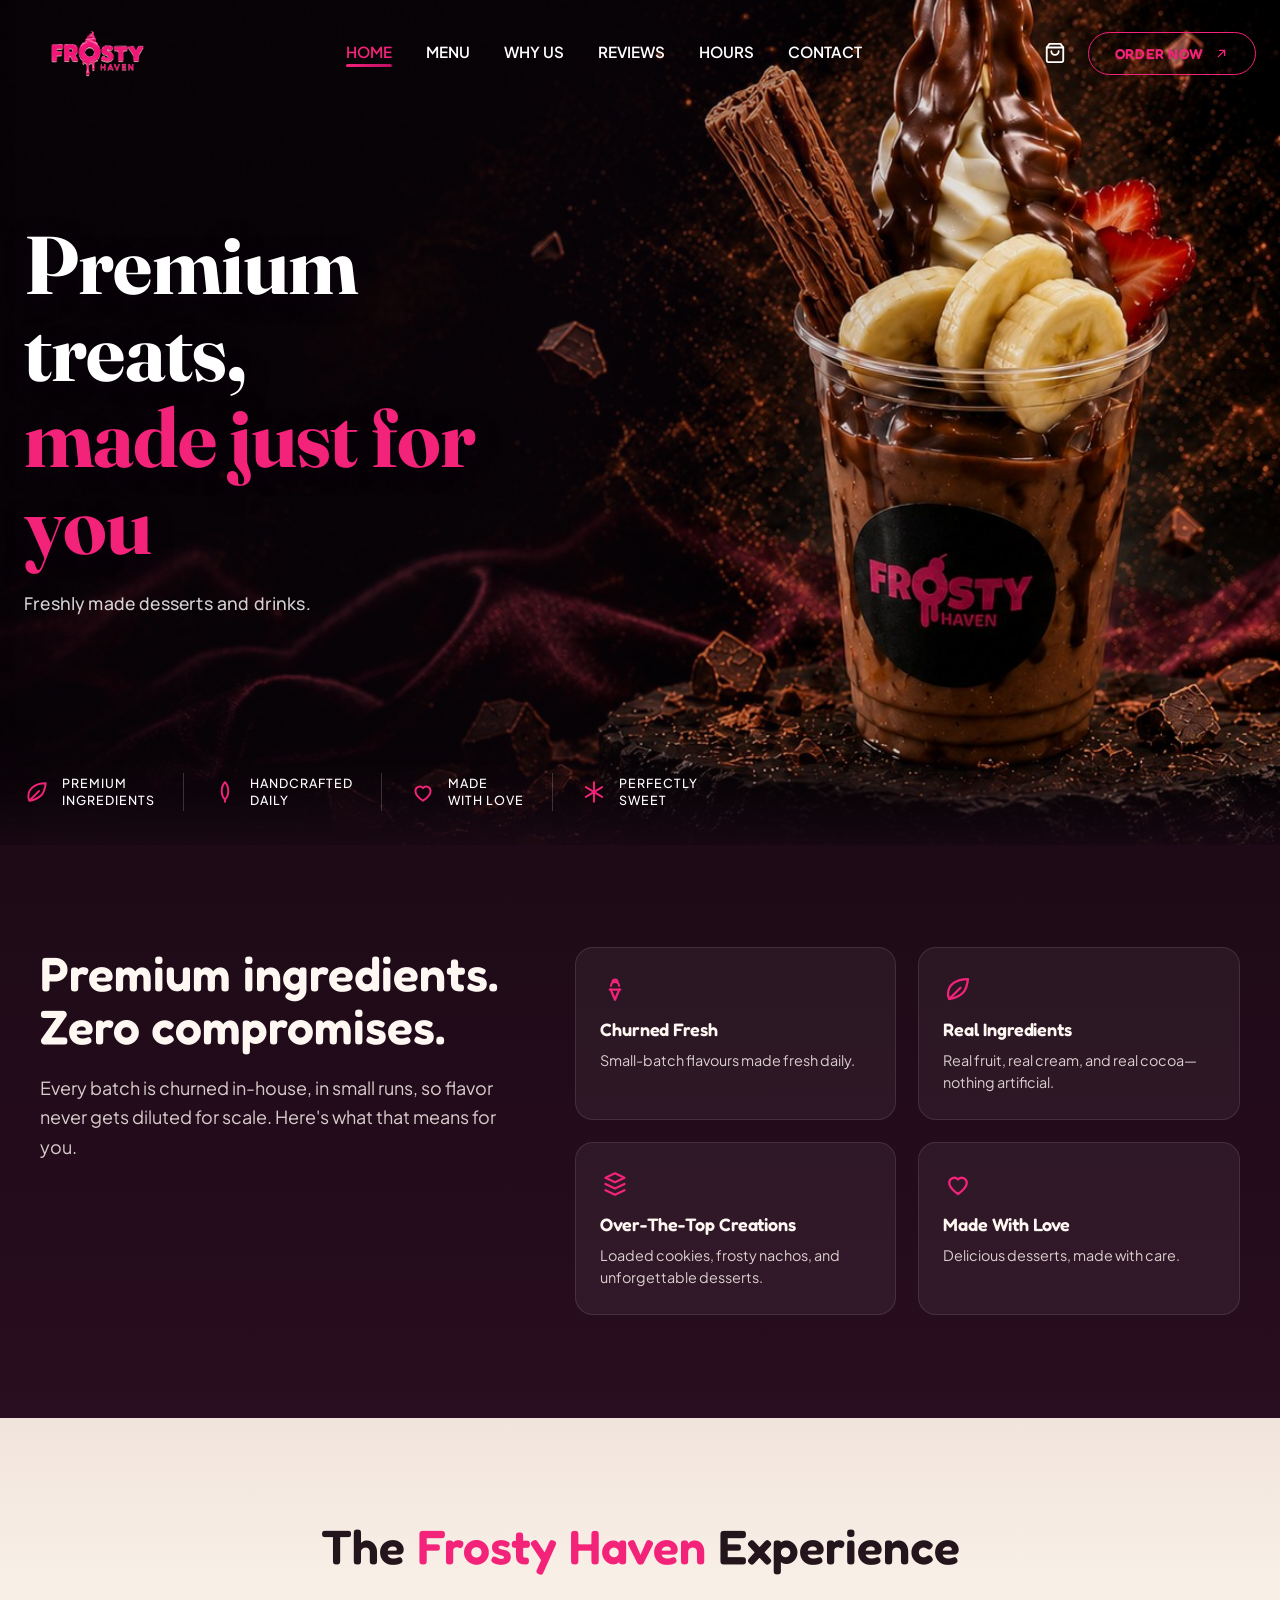
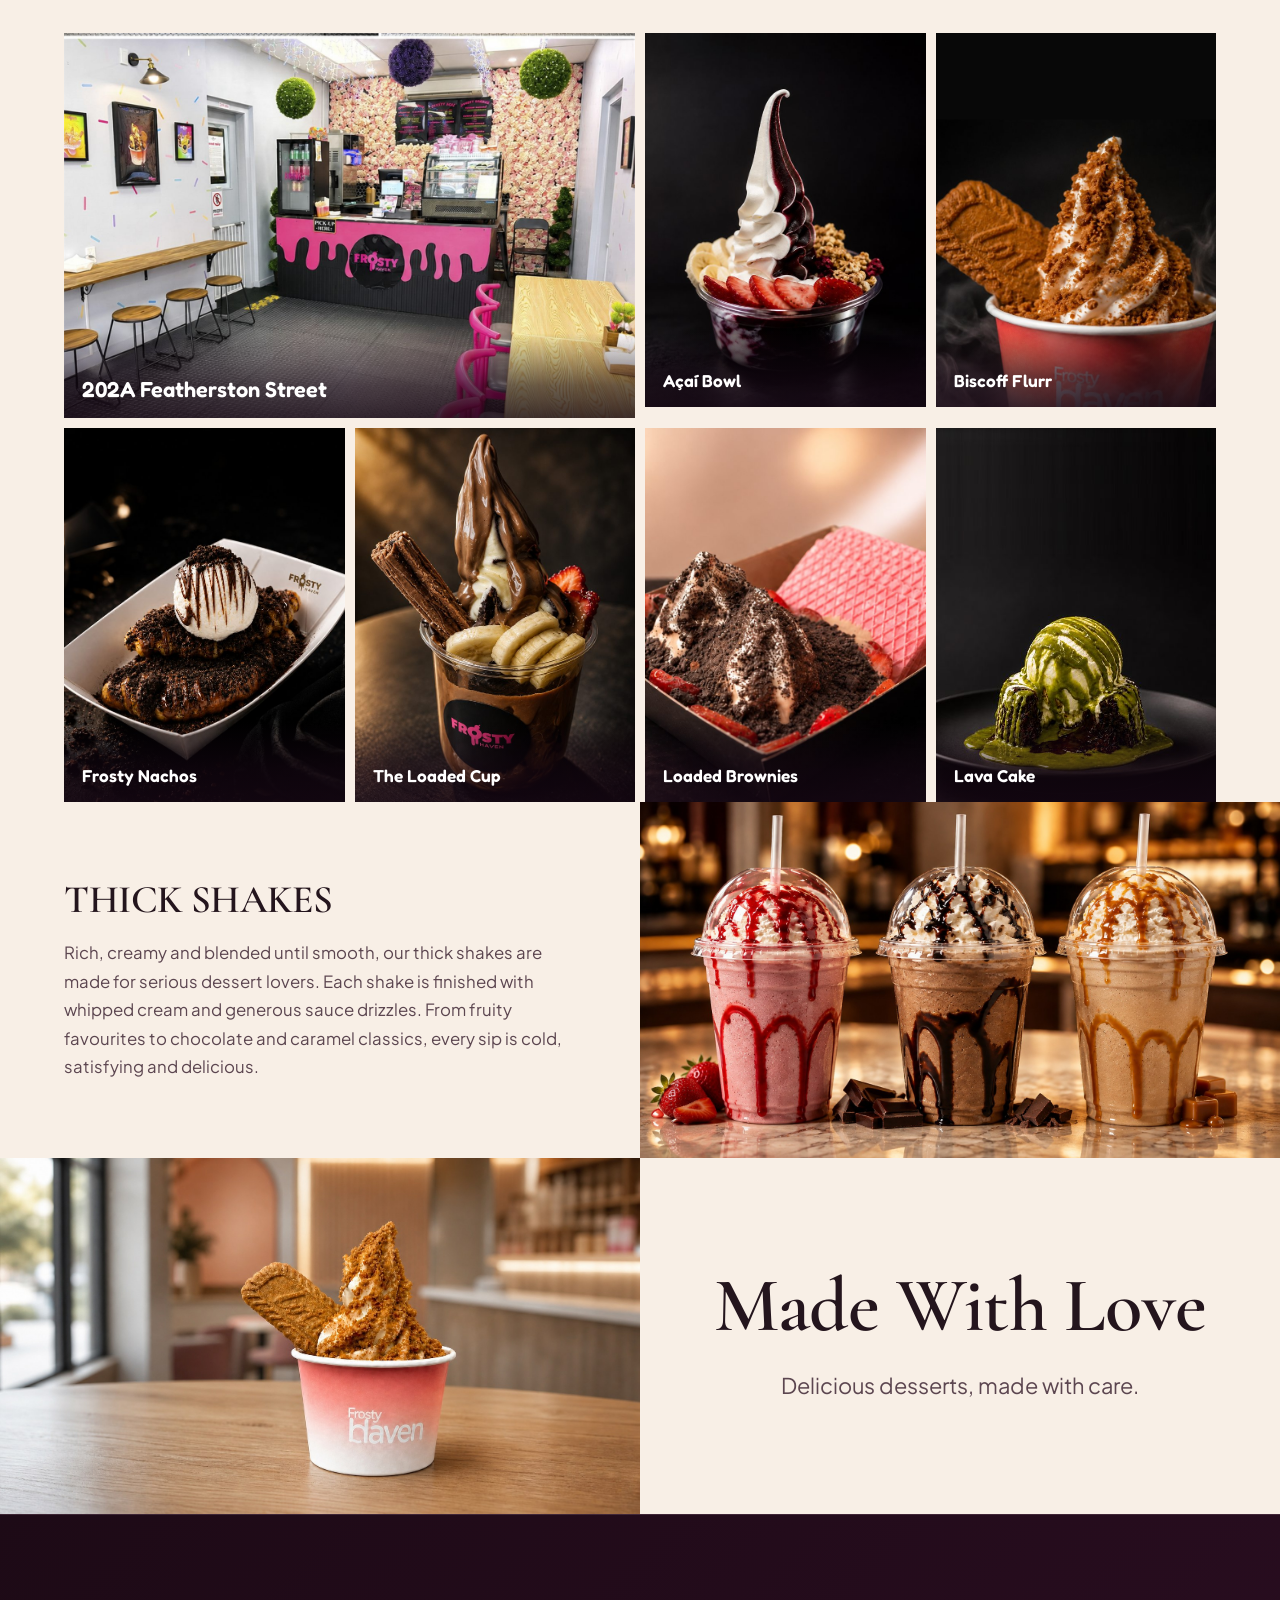
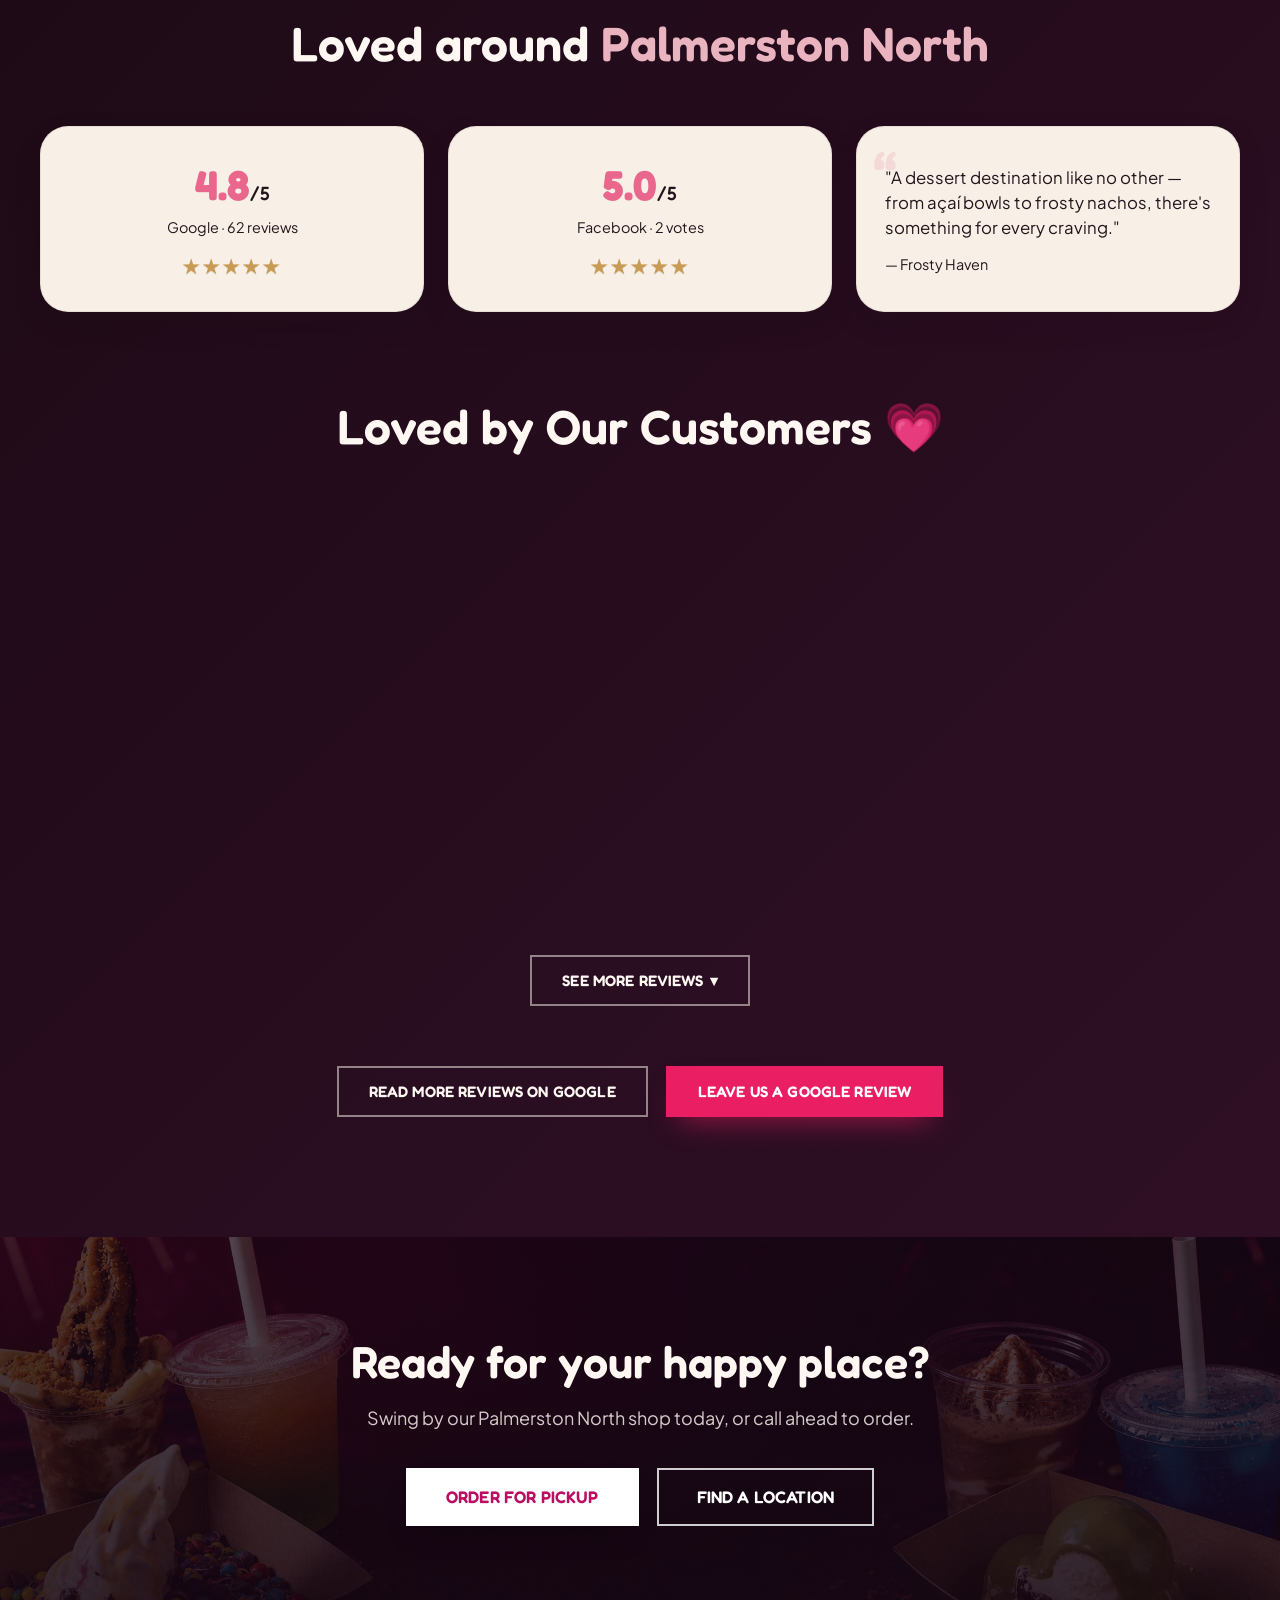
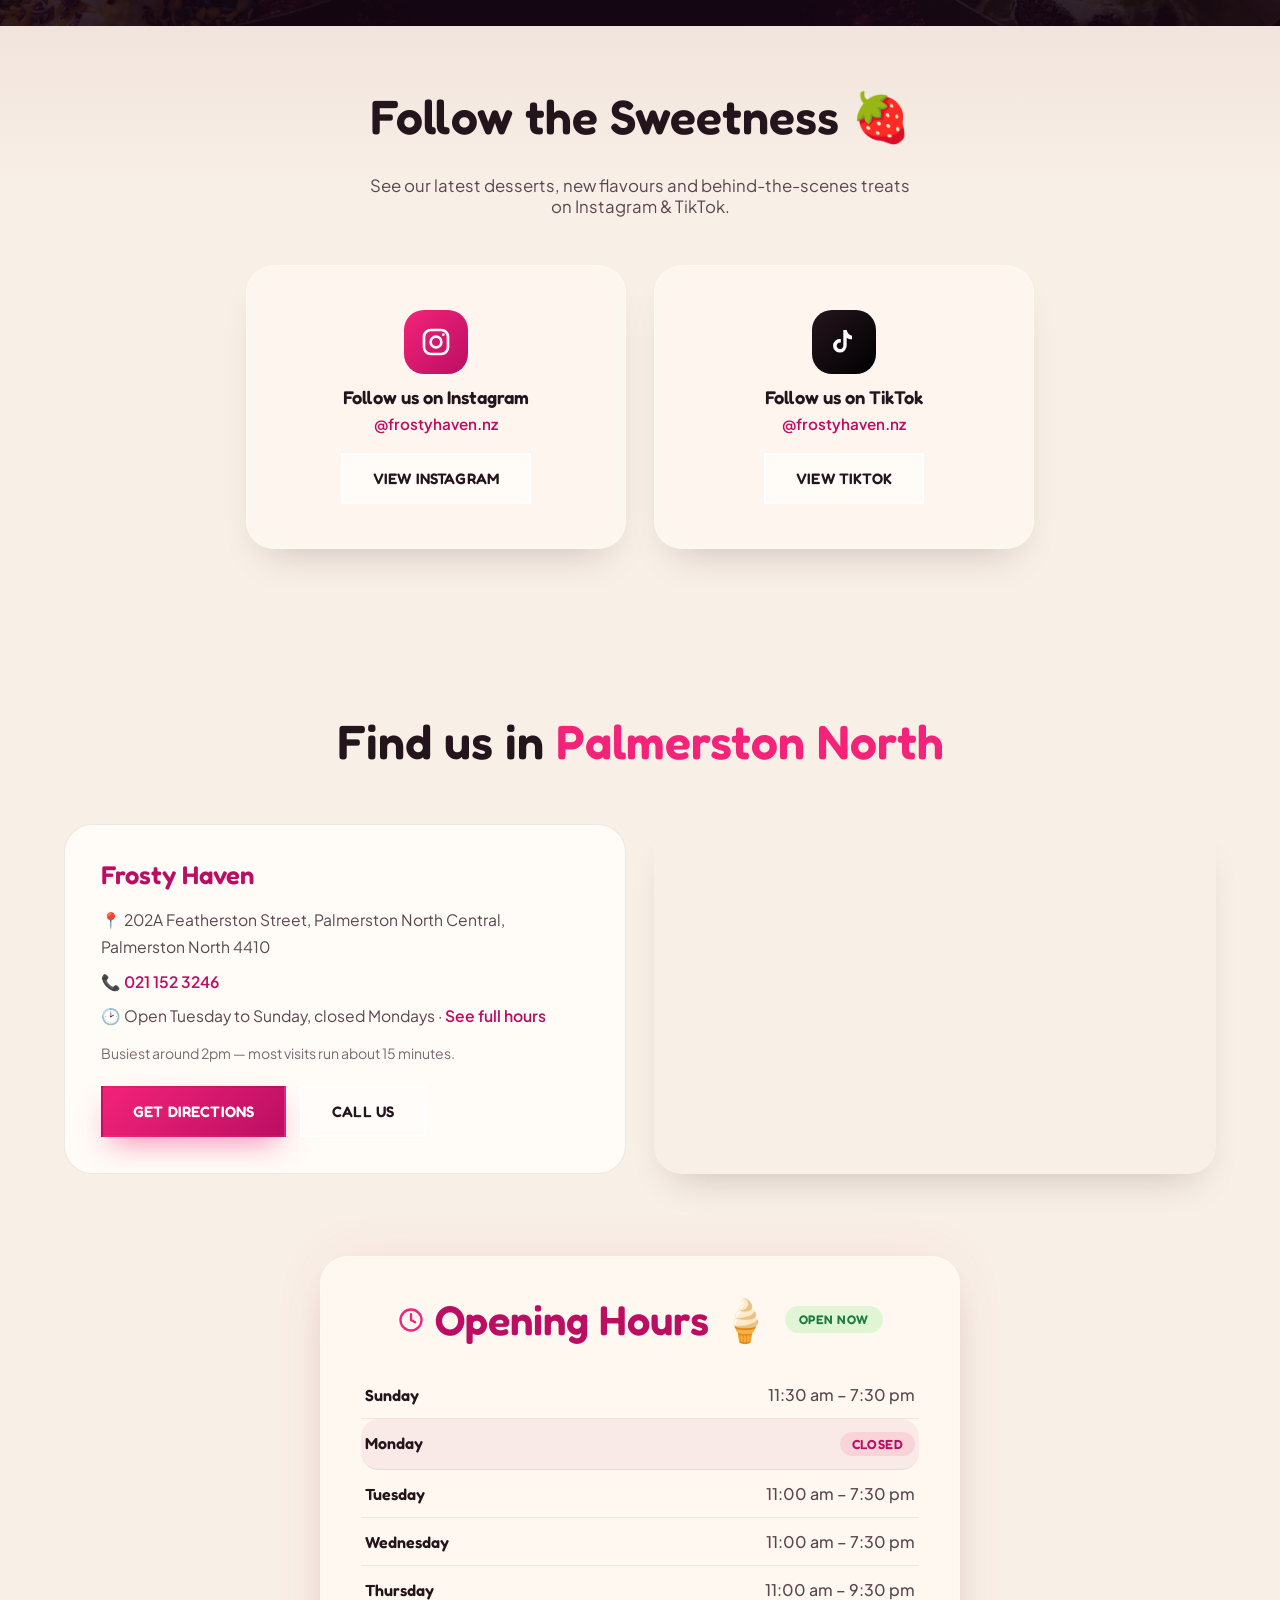
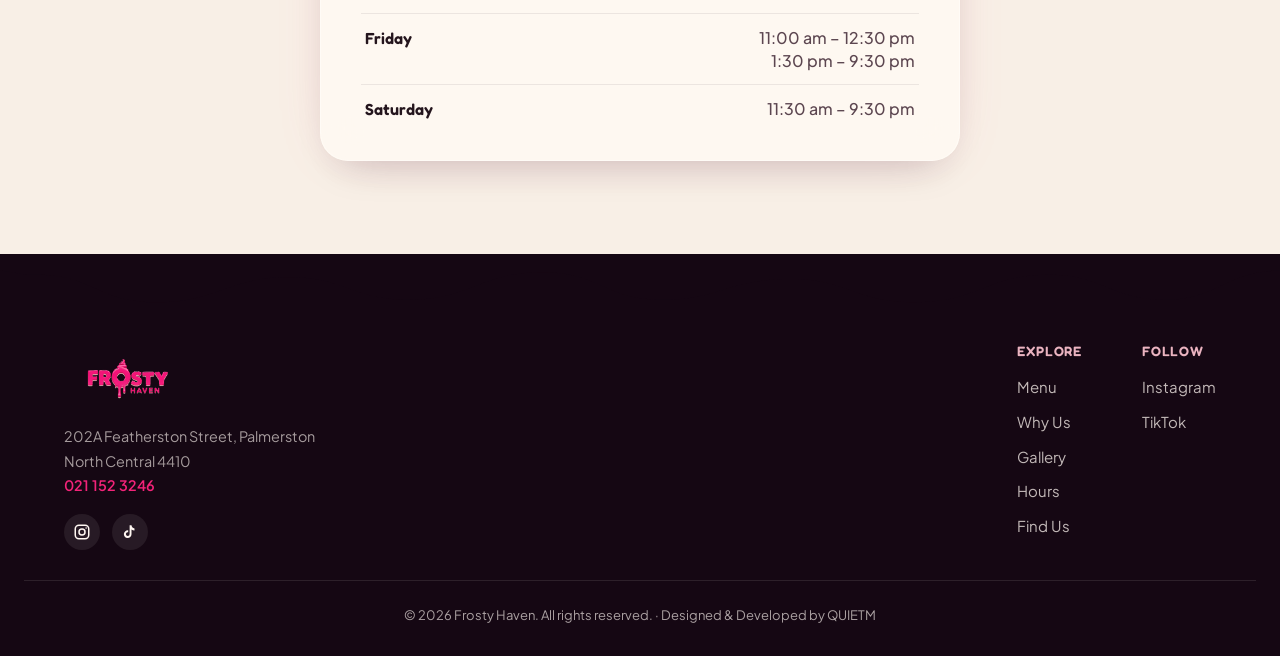
<file: index.html>
<!DOCTYPE html>
<html lang="en">
<head>
<meta charset="UTF-8">
<meta name="viewport" content="width=device-width, initial-scale=1.0">
<title>Frosty Haven — Loaded Cups, Flurrs &amp; Thick Shakes in Palmerston North</title>
<meta name="description" content="Small-batch desserts made in-house on Featherston Street, Palmerston North. Loaded cups, Flurrs, frosty nachos, açaí bowls and thick shakes. Halal. Open six days.">
<link rel="canonical" href="https://frosty-haven-website.vercel.app/">
<meta name="theme-color" content="#1D0A16">

<!-- Link previews: the shop's argument is visual, so every shared URL carries a photo. -->
<meta property="og:type" content="website">
<meta property="og:site_name" content="Frosty Haven">
<meta property="og:locale" content="en_NZ">
<meta property="og:url" content="https://frosty-haven-website.vercel.app/">
<meta property="og:title" content="Frosty Haven — Loaded Cups, Flurrs &amp; Thick Shakes">
<meta property="og:description" content="Small-batch desserts made in-house on Featherston Street, Palmerston North. Halal. Open six days.">
<meta property="og:image" content="https://frosty-haven-website.vercel.app/images/promo-milkshake-trio.jpg">
<meta property="og:image:width" content="1672">
<meta property="og:image:height" content="941">
<meta property="og:image:alt" content="Three Frosty Haven thick shakes topped with whipped cream and strawberry, chocolate and caramel sauce">
<meta name="twitter:card" content="summary_large_image">

<link rel="icon" href="/favicon.svg" type="image/svg+xml">
<link rel="preconnect" href="https://fonts.googleapis.com">
<link rel="preconnect" href="https://fonts.gstatic.com" crossorigin>
<link href="https://fonts.googleapis.com/css2?family=Fredoka:wght@500;600;700&family=Plus+Jakarta+Sans:wght@400;500;600;700&family=Cormorant+Garamond:wght@600&family=Fraunces:opsz,wght@9..144,700&family=Manrope:wght@500&display=swap" rel="stylesheet">
<link rel="stylesheet" href="css/styles.css">

<!-- The page fades in from `body.is-loading`, which only JS clears. Without JS
     that leaves a permanently blank page, so restore it here. The two toggles
     do nothing without JS either, so they go rather than sit there inert. -->
<noscript><style>
  body.is-loading { opacity: 1; }
  .cart-toggle, .nav-toggle { display: none !important; }
</style></noscript>

<!-- Hours repeated in machine-readable form so Google can answer "are they open?"
     in the knowledge panel. Mirrors the table in #hours exactly, including the
     Friday split and the Monday closure. -->
<script type="application/ld+json">
{
  "@context": "https://schema.org",
  "@type": "IceCreamShop",
  "name": "Frosty Haven",
  "url": "https://frosty-haven-website.vercel.app/",
  "image": "https://frosty-haven-website.vercel.app/images/promo-milkshake-trio.jpg",
  "telephone": "+64211523246",
  "hasMenu": "https://frosty-haven-website.vercel.app/menu",
  "address": {
    "@type": "PostalAddress",
    "streetAddress": "202A Featherston Street",
    "addressLocality": "Palmerston North",
    "addressRegion": "Manawatū-Whanganui",
    "postalCode": "4410",
    "addressCountry": "NZ"
  },
  "sameAs": [
    "https://www.instagram.com/frostyhaven.nz",
    "https://www.tiktok.com/@frostyhaven.nz"
  ],
  "aggregateRating": {
    "@type": "AggregateRating",
    "ratingValue": "4.8",
    "reviewCount": "62",
    "bestRating": "5"
  },
  "openingHoursSpecification": [
    { "@type": "OpeningHoursSpecification", "dayOfWeek": "Sunday",    "opens": "11:30", "closes": "19:30" },
    { "@type": "OpeningHoursSpecification", "dayOfWeek": "Tuesday",   "opens": "11:00", "closes": "19:30" },
    { "@type": "OpeningHoursSpecification", "dayOfWeek": "Wednesday", "opens": "11:00", "closes": "19:30" },
    { "@type": "OpeningHoursSpecification", "dayOfWeek": "Thursday",  "opens": "11:00", "closes": "21:30" },
    { "@type": "OpeningHoursSpecification", "dayOfWeek": "Friday",    "opens": "11:00", "closes": "12:30" },
    { "@type": "OpeningHoursSpecification", "dayOfWeek": "Friday",    "opens": "13:30", "closes": "21:30" },
    { "@type": "OpeningHoursSpecification", "dayOfWeek": "Saturday",  "opens": "11:30", "closes": "21:30" },
    { "@type": "OpeningHoursSpecification", "dayOfWeek": "Monday",    "opens": "00:00", "closes": "00:00" }
  ]
}
</script>
</head>
<body class="is-loading has-hero">

<a class="skip-link" href="#top">Skip to content</a>

<!-- ===== HEADER ===== -->
<header class="site-header" id="siteHeader">
  <div class="header-inner">
    <a href="#top" class="brand" aria-label="Frosty Haven home">
      <img src="images/logo.png" width="1717" height="916" alt="Frosty Haven" class="brand-logo">
    </a>

    <nav class="main-nav" id="mainNav" aria-label="Primary">
      <a href="#top" class="is-active" aria-current="page">Home</a>
      <a href="/menu">Menu</a>
      <a href="#why">Why Us</a>
      <a href="#reviews">Reviews</a>
      <a href="#hours">Hours</a>
      <a href="#locations">Contact</a>
    </nav>

    <div class="header-actions">
      <button class="cart-toggle" id="cartToggle" aria-label="View pickup list" aria-expanded="false" aria-controls="cartPanel">
        <svg class="cart-icon" width="22" height="22" viewBox="0 0 24 24" fill="none" stroke="currentColor" stroke-width="2" stroke-linecap="round" stroke-linejoin="round" aria-hidden="true">
          <path d="M6 2 3 6v14a2 2 0 0 0 2 2h14a2 2 0 0 0 2-2V6l-3-4Z"/>
          <path d="M3 6h18"/>
          <path d="M16 10a4 4 0 0 1-8 0"/>
        </svg>
        <span class="cart-badge" id="cartBadge" hidden>0</span>
      </button>
      <a href="tel:0211523246" class="btn btn-pill">Order Now
        <svg class="btn-pill-arrow" viewBox="0 0 24 24" fill="none" stroke="currentColor" stroke-width="2.2" stroke-linecap="round" stroke-linejoin="round" aria-hidden="true">
          <path d="M7 17 17 7"/><path d="M9 7h8v8"/>
        </svg>
      </a>
      <button class="nav-toggle" id="navToggle" aria-label="Toggle menu" aria-expanded="false" aria-controls="mainNav">
        <span></span><span></span><span></span>
      </button>
    </div>

    <!-- Not a checkout. Nothing is priced or paid for here — the shop confirms
         the total when the message arrives, so the panel never shows a figure. -->
    <div class="cart-panel" id="cartPanel" hidden aria-labelledby="cartPanelTitle">
      <p class="cart-panel-title" id="cartPanelTitle">Your pickup list</p>
      <ul class="cart-items" id="cartItems"></ul>

      <div class="cart-empty" id="cartEmpty">
        <p class="cart-empty-line">Nothing on your list yet.</p>
        <p class="cart-empty-note">Most of the menu is made to order in-store. Anything you can add ahead is marked on the menu.</p>
        <a href="/menu" class="btn btn-pink cart-empty-action">Browse the menu</a>
      </div>

      <p class="cart-note" id="cartNote" hidden>We'll confirm your total when you message. Nothing is paid for here.</p>
      <a href="#" target="_blank" rel="noopener" class="btn btn-pink cart-checkout" id="cartCheckout" hidden>Send list on WhatsApp</a>
      <a href="tel:0211523246" class="cart-call-fallback">Call 021 152 3246</a>
      <p class="cart-status" id="cartStatus" role="status" aria-live="polite"></p>
    </div>
  </div>
</header>

<main id="top">

  <!-- ===== HERO ===== -->
  <section class="hero hero-swirl">
    <div class="hero-swirl-copy">
      <h1 class="hero-title">Premium treats,<br><strong>made just for you</strong></h1>
      <p class="hero-sub">Freshly made desserts and drinks.</p>
    </div>

    <ul class="hero-features">
      <li class="hero-feature">
        <svg viewBox="0 0 24 24" fill="none" stroke="currentColor" stroke-width="1.8" stroke-linecap="round" stroke-linejoin="round" aria-hidden="true">
          <path d="M20 4C10 4 4 9 4 16c0 2 1 4 1 4s7-1 11-5c3-3 4-11 4-11Z"/><path d="M5 20 14 11"/>
        </svg>
        <span>Premium<br>Ingredients</span>
      </li>
      <li class="hero-feature">
        <svg viewBox="0 0 24 24" fill="none" stroke="currentColor" stroke-width="1.8" stroke-linecap="round" stroke-linejoin="round" aria-hidden="true">
          <path d="M12 3c-2 2-3 5-3 8s1 6 3 8c2-2 3-5 3-8s-1-6-3-8Z"/><path d="M12 19v2"/>
        </svg>
        <span>Handcrafted<br>Daily</span>
      </li>
      <li class="hero-feature">
        <svg viewBox="0 0 24 24" fill="none" stroke="currentColor" stroke-width="1.8" stroke-linecap="round" stroke-linejoin="round" aria-hidden="true">
          <path d="M12 20s-7-4.4-7-9a4 4 0 0 1 7-2.6A4 4 0 0 1 19 11c0 4.6-7 9-7 9Z"/>
        </svg>
        <span>Made<br>With Love</span>
      </li>
      <li class="hero-feature">
        <svg viewBox="0 0 24 24" fill="none" stroke="currentColor" stroke-width="1.8" stroke-linecap="round" stroke-linejoin="round" aria-hidden="true">
          <path d="M12 3v18M4.5 7.5l15 9M19.5 7.5l-15 9"/>
        </svg>
        <span>Perfectly<br>Sweet</span>
      </li>
    </ul>
  </section>

  <!-- ===== WHY US ===== -->
  <section class="section why" id="why">
    <div class="why-inner">
      <div class="why-copy">
        <h2 class="section-title section-title-light">Premium ingredients. <br>Zero compromises.</h2>
        <p class="why-lede">Every batch is churned in-house, in small runs, so flavor never gets diluted for scale. Here's what that means for you.</p>
      </div>
      <!-- Drawn icons in the same 24x24 / stroke-1.8 vocabulary as the hero
           feature strip. These were 🍦🌱🎨💛: emoji render in each platform's
           own art style, so four of them never form one set. -->
      <div class="why-grid">
        <div class="why-card">
          <span class="why-icon" aria-hidden="true">
            <svg viewBox="0 0 24 24" fill="none" stroke="currentColor" stroke-width="1.8" stroke-linecap="round" stroke-linejoin="round">
              <path d="M10 6.4a2 2 0 0 1 4 0"/><path d="M8.8 9.4a3.2 3.2 0 0 1 6.4 0"/><path d="M7.8 12.4h8.4"/><path d="M8.6 12.4 12 20.6l3.4-8.2"/>
            </svg>
          </span>
          <h3>Churned Fresh</h3>
          <p>Small-batch flavours made fresh daily.</p>
        </div>
        <div class="why-card">
          <span class="why-icon" aria-hidden="true">
            <svg viewBox="0 0 24 24" fill="none" stroke="currentColor" stroke-width="1.8" stroke-linecap="round" stroke-linejoin="round">
              <path d="M20 4C10 4 4 9 4 16c0 2 1 4 1 4s7-1 11-5c3-3 4-11 4-11Z"/><path d="M5 20 14 11"/>
            </svg>
          </span>
          <h3>Real Ingredients</h3>
          <p>Real fruit, real cream, and real cocoa—nothing artificial.</p>
        </div>
        <div class="why-card">
          <span class="why-icon" aria-hidden="true">
            <svg viewBox="0 0 24 24" fill="none" stroke="currentColor" stroke-width="1.8" stroke-linecap="round" stroke-linejoin="round">
              <path d="M12 3.4 4.4 7 12 10.6 19.6 7 12 3.4Z"/><path d="M4.4 12 12 15.6 19.6 12"/><path d="M4.4 17 12 20.6 19.6 17"/>
            </svg>
          </span>
          <h3>Over-The-Top Creations</h3>
          <p>Loaded cookies, frosty nachos, and unforgettable desserts.</p>
        </div>
        <div class="why-card">
          <span class="why-icon" aria-hidden="true">
            <svg viewBox="0 0 24 24" fill="none" stroke="currentColor" stroke-width="1.8" stroke-linecap="round" stroke-linejoin="round">
              <path d="M12 20s-7-4.4-7-9a4 4 0 0 1 7-2.6A4 4 0 0 1 19 11c0 4.6-7 9-7 9Z"/>
            </svg>
          </span>
          <h3>Made With Love</h3>
          <p>Delicious desserts, made with care.</p>
        </div>
      </div>
    </div>
  </section>

  <!-- ===== GALLERY ===== -->
  <section class="section gallery" id="gallery">
    <h2 class="section-title">The <span class="text-pink">Frosty Haven</span> Experience</h2>

    <!-- Most of the desserts below were photographed against the shop's own
         flower wall, which is why the room sits in the same grid: it is one
         place, not a catalogue. Square corners and a 10px gap so the seven read
         as a single block rather than seven cards. -->
    <div class="shopgrid">
      <a class="shopgrid-tile shopgrid-tile-wide" href="#locations">
        <img src="images/gallery/shop-counter.jpg" width="1400" height="944" loading="lazy" decoding="async"
             alt="Inside Frosty Haven: a hot-pink drip-painted counter under a wall of cream and pink flowers, with menu boards, a chilled cabinet, wooden stools and bright pink chairs">
        <span class="shopgrid-label"><span class="shopgrid-name">202A Featherston Street</span></span>
      </a>

      <a class="shopgrid-tile" href="/menu">
        <img src="images/gallery/acai-bowl.jpg" width="700" height="933" loading="lazy" decoding="async"
             alt="An açaí bowl swirled with vanilla soft serve, topped with sliced banana, fresh strawberries, granola and freeze-dried raspberry, lit against a dark background">
        <span class="shopgrid-label"><span class="shopgrid-name">Açaí Bowl</span></span>
      </a>

      <a class="shopgrid-tile" href="/menu">
        <img src="images/gallery/biscoff-flurr.jpg" width="700" height="933" loading="lazy" decoding="async"
             alt="Soft serve in a pink Frosty Haven cup, swirled with Biscoff crumble and finished with a Lotus biscuit, lit against a dark background">
        <span class="shopgrid-label"><span class="shopgrid-name">Biscoff Flurr</span></span>
      </a>

      <a class="shopgrid-tile" href="/menu">
        <img src="images/gallery/frosty-nachos.jpg" width="700" height="879" loading="lazy" decoding="async"
             alt="Dessert nachos in a white Frosty Haven tray under chocolate sauce and Oreo crumb, topped with a scoop of ice cream, lit against a dark background">
        <span class="shopgrid-label"><span class="shopgrid-name">Frosty Nachos</span></span>
      </a>

      <a class="shopgrid-tile" href="/menu">
        <img src="images/gallery/loaded-cup.jpg" width="700" height="933" loading="lazy" decoding="async"
             alt="A Frosty Haven loaded cup: soft serve under chocolate sauce with a Flake bar, sliced banana and strawberry, over chocolate and brownie crumb">
        <span class="shopgrid-label"><span class="shopgrid-name">The Loaded Cup</span></span>
      </a>

      <a class="shopgrid-tile" href="/menu">
        <img src="images/gallery/loaded-brownies.jpg" width="660" height="880" loading="lazy" decoding="async"
             alt="A loaded brownie tray buried under Oreo crumb and soft serve, ringed with sliced strawberries and served with a pink wafer">
        <span class="shopgrid-label"><span class="shopgrid-name">Loaded Brownies</span></span>
      </a>

      <a class="shopgrid-tile" href="/menu">
        <img src="images/gallery/lava-cake.jpg" width="480" height="640" loading="lazy" decoding="async"
             alt="A warm chocolate lava cake on a black plate under a scoop of ice cream, drenched in pistachio sauce, lit against a dark background">
        <span class="shopgrid-label"><span class="shopgrid-name">Lava Cake</span></span>
      </a>
    </div>

    <div class="value-promo">
      <div class="value-promo-copy">
        <h3 class="value-promo-title">THICK SHAKES</h3>
        <p class="value-promo-text">Rich, creamy and blended until smooth, our thick shakes are made for serious dessert lovers. Each shake is finished with whipped cream and generous sauce drizzles. From fruity favourites to chocolate and caramel classics, every sip is cold, satisfying and delicious.</p>
      </div>
      <div class="value-promo-media">
        <img src="images/promo-milkshake-trio.jpg" width="1672" height="941" alt="Three Frosty Haven milkshakes topped with whipped cream and strawberry, chocolate and caramel sauce" loading="lazy">
      </div>
    </div>

    <div class="value-promo value-promo-love">
      <div class="value-promo-media">
        <img src="images/promo-made-with-love.jpg" width="1681" height="935" alt="Frosty Haven cup of vanilla soft serve topped with Biscoff crumb and a Biscoff biscuit, on a wooden table in the shop" loading="lazy">
      </div>
      <div class="value-promo-copy">
        <h3 class="value-promo-title">Made With Love</h3>
        <p class="value-promo-text">Delicious desserts, made with care.</p>
      </div>
    </div>
  </section>

  <!-- Both review sections share one wrapper so the 135deg plum gradient runs
       across the pair as a single sweep. Painting it on each section would
       restart the ramp and leave a visible seam where they meet. -->
  <div class="reviews-band">
  <!-- ===== REVIEWS ===== -->
  <section class="section reviews" id="reviews">
    <h2 class="section-title">Loved around <span class="text-pink">Palmerston North</span></h2>
    <div class="reviews-grid">
      <div class="review-card">
        <div class="review-score">4.8<span>/5</span></div>
        <p class="review-source">Google · 62 reviews</p>
        <div class="review-stars" aria-hidden="true">★★★★★</div>
      </div>
      <div class="review-card">
        <div class="review-score">5.0<span>/5</span></div>
        <p class="review-source">Facebook · 2 votes</p>
        <div class="review-stars" aria-hidden="true">★★★★★</div>
      </div>
      <div class="review-card review-card-quote">
        <p>"A dessert destination like no other — from açaí bowls to frosty nachos, there's something for every craving."</p>
        <p class="review-source">— Frosty Haven</p>
      </div>
    </div>
  </section>

  <!-- ===== FEATURED CUSTOMER REVIEWS (real Google reviews) ===== -->
  <section class="section featured-reviews" id="customer-reviews">
    <span class="fr-sparkle" aria-hidden="true">&#10022;</span>
    <span class="fr-sparkle" aria-hidden="true">&#10022;</span>
    <span class="fr-sparkle" aria-hidden="true">&#10022;</span>
    <span class="fr-sparkle" aria-hidden="true">&#10022;</span>
    <span class="fr-sparkle" aria-hidden="true">&#10022;</span>
    <span class="fr-sparkle" aria-hidden="true">&#10022;</span>

    <h2 class="section-title">Loved by Our Customers 💗</h2>

    <div class="fr-carousel" id="frCarousel">
      <div class="fr-track" id="frTrack"></div>
    </div>

    <div class="fr-more-wrap">
      <button type="button" class="btn btn-outline fr-more-toggle" id="frMoreToggle" aria-expanded="false" aria-controls="frMoreGrid">
        See More Reviews
        <span class="fr-more-toggle-icon" aria-hidden="true">▾</span>
      </button>
    </div>

    <div class="fr-more-collapse" id="frMoreCollapse">
      <div class="fr-more-inner">
        <div class="fr-more-grid" id="frMoreGrid"></div>
      </div>
    </div>

    <div class="fr-google-actions">
      <a href="https://www.google.com/maps/place/frosty+haven/data=!4m2!3m1!1s0x6d41b3162a026301:0x3632c7572427c8a4?sa=X&ved=1t:242" class="btn btn-outline fr-google-btn" id="frGoogleReadMore" target="_blank" rel="noopener">Read More Reviews on Google</a>
      <a href="https://www.google.com/maps/place/frosty+haven/data=!4m2!3m1!1s0x6d41b3162a026301:0x3632c7572427c8a4?sa=X&ved=1t:242" class="btn btn-pink fr-google-btn" id="frGoogleLeaveReview" target="_blank" rel="noopener">Leave Us a Google Review</a>
    </div>
  </section>
  </div>

  <!-- ===== CTA / ORDER ===== -->
  <section class="section cta" id="order">
    <div class="cta-inner">
      <h2>Ready for your happy place?</h2>
      <p>Swing by our Palmerston North shop today, or call ahead to order.</p>
      <div class="cta-actions">
        <a href="tel:0211523246" class="btn btn-white btn-lg">Order for Pickup</a>
        <a href="#locations" class="btn btn-outline-white btn-lg">Find a Location</a>
      </div>
    </div>
  </section>

  <!-- ===== SOCIAL ===== -->
  <section class="section social" id="social">
    <span class="social-sparkle" aria-hidden="true">&#10022;</span>
    <span class="social-sparkle" aria-hidden="true">&#10022;</span>
    <span class="social-sparkle" aria-hidden="true">&#10022;</span>
    <span class="social-sparkle" aria-hidden="true">&#10022;</span>

    <h2 class="section-title">Follow the Sweetness 🍓</h2>
    <p class="social-subtitle">See our latest desserts, new flavours and behind-the-scenes treats on Instagram &amp; TikTok.</p>

    <div class="social-cards">
      <a href="https://www.instagram.com/frostyhaven.nz" target="_blank" rel="noopener" class="social-card social-card-instagram">
        <span class="social-icon" aria-hidden="true">
          <svg viewBox="0 0 24 24" fill="none" stroke="currentColor" stroke-width="2" stroke-linecap="round" stroke-linejoin="round">
            <rect x="3" y="3" width="18" height="18" rx="5"/>
            <circle cx="12" cy="12" r="4"/>
            <circle cx="17.5" cy="6.5" r="1" fill="currentColor" stroke="none"/>
          </svg>
        </span>
        <p class="social-card-text">Follow us on Instagram</p>
        <p class="social-username">@frostyhaven.nz</p>
        <span class="btn btn-outline social-btn">View Instagram</span>
      </a>

      <a href="https://www.tiktok.com/@frostyhaven.nz" target="_blank" rel="noopener" class="social-card social-card-tiktok">
        <span class="social-icon" aria-hidden="true">
          <svg viewBox="0 0 24 24" fill="currentColor">
            <path d="M14 3c.4 2.2 1.9 3.9 4 4.4V10c-1.5 0-2.9-.4-4-1.2v6.1a5.1 5.1 0 1 1-4.4-5.1v2.6a2.5 2.5 0 1 0 1.9 2.4V3H14z"/>
          </svg>
        </span>
        <p class="social-card-text">Follow us on TikTok</p>
        <p class="social-username">@frostyhaven.nz</p>
        <span class="btn btn-outline social-btn">View TikTok</span>
      </a>
    </div>
  </section>

  <!-- ===== LOCATIONS ===== -->
  <section class="section locations" id="locations">
    <h2 class="section-title">Find us in <span class="text-pink">Palmerston North</span></h2>
    <div class="locations-layout">
      <div class="location-card location-card-main">
        <h3>Frosty Haven</h3>
        <p class="location-line">📍 202A Featherston Street, Palmerston North Central, Palmerston North 4410</p>
        <p class="location-line">📞 <a href="tel:0211523246">021 152 3246</a></p>
        <!-- Was "Open until 9:30pm most days · Saturdays from 11:30am". Both
             halves were untrue: three of the six open days close at 7:30pm,
             and Sunday opens at 11:30 as well as Saturday. Closing times vary
             by day, so this states only what holds every week and sends people
             to the table rather than paraphrasing it. -->
        <p class="location-line">🕑 Open Tuesday to Sunday, closed Mondays · <a href="#hours">See full hours</a></p>
        <p class="location-note">Busiest around 2pm — most visits run about 15 minutes.</p>
        <div class="location-actions">
          <a href="https://www.google.com/maps/search/?api=1&query=202A+Featherston+Street+Palmerston+North+Central+Palmerston+North+4410" target="_blank" rel="noopener" class="btn btn-pink">Get Directions</a>
          <a href="tel:0211523246" class="btn btn-outline">Call Us</a>
        </div>
      </div>
      <div class="location-map">
        <iframe
          src="https://www.google.com/maps?q=202A+Featherston+Street,+Palmerston+North+Central,+Palmerston+North+4410&output=embed"
          width="100%" height="100%" style="border:0;" allowfullscreen="" loading="lazy"
          referrerpolicy="no-referrer-when-downgrade" title="Frosty Haven location map">
        </iframe>
      </div>
    </div>
  </section>

  <!-- ===== OPENING HOURS ===== -->
  <section class="section hours" id="hours">
    <div class="hours-card">
      <div class="hours-card-head">
        <h2 class="hours-title">
          <svg class="hours-clock-icon" viewBox="0 0 24 24" fill="none" stroke="currentColor" stroke-width="2" stroke-linecap="round" stroke-linejoin="round" aria-hidden="true">
            <circle cx="12" cy="12" r="9"/>
            <path d="M12 7v5l3.5 2"/>
          </svg>
          Opening Hours 🍦
        </h2>
        <span class="hours-status" id="hoursStatus" hidden></span>
      </div>

      <ul class="hours-list">
        <li class="hours-row">
          <span class="hours-day">Sunday</span>
          <span class="hours-time">11:30 am – 7:30 pm</span>
        </li>
        <li class="hours-row hours-row-closed">
          <span class="hours-day">Monday</span>
          <span class="hours-time hours-closed-tag">Closed</span>
        </li>
        <li class="hours-row">
          <span class="hours-day">Tuesday</span>
          <span class="hours-time">11:00 am – 7:30 pm</span>
        </li>
        <li class="hours-row">
          <span class="hours-day">Wednesday</span>
          <span class="hours-time">11:00 am – 7:30 pm</span>
        </li>
        <li class="hours-row">
          <span class="hours-day">Thursday</span>
          <span class="hours-time">11:00 am – 9:30 pm</span>
        </li>
        <li class="hours-row">
          <span class="hours-day">Friday</span>
          <span class="hours-time hours-time-split">
            <span>11:00 am – 12:30 pm</span>
            <span>1:30 pm – 9:30 pm</span>
          </span>
        </li>
        <li class="hours-row">
          <span class="hours-day">Saturday</span>
          <span class="hours-time">11:30 am – 9:30 pm</span>
        </li>
      </ul>
    </div>
  </section>

</main>

<!-- ===== FOOTER ===== -->
<footer class="site-footer">
  <svg class="footer-drip" viewBox="0 0 1440 60" preserveAspectRatio="none" aria-hidden="true">
    <path d="M0,0 L1440,0 L1440,20 C1380,20 1370,55 1310,55 C1250,55 1240,25 1180,25 C1110,25 1100,58 1030,58 C960,58 955,30 890,30 C820,30 810,55 745,55 C680,55 675,22 610,22 C540,22 530,55 460,55 C395,55 390,28 325,28 C255,28 245,58 175,58 C110,58 105,25 40,25 C20,25 10,20 0,20 Z" fill="#150713"/>
  </svg>
  <div class="footer-inner">
    <div class="footer-brand">
      <img src="images/logo.png" width="1717" height="916" alt="Frosty Haven" class="footer-logo">
      <p class="footer-contact">202A Featherston Street, Palmerston North Central 4410<br><a href="tel:0211523246">021 152 3246</a></p>
      <div class="footer-social-icons">
        <a href="https://www.instagram.com/frostyhaven.nz" target="_blank" rel="noopener" class="footer-social-icon" aria-label="Frosty Haven on Instagram">
          <svg viewBox="0 0 24 24" fill="none" stroke="currentColor" stroke-width="2" stroke-linecap="round" stroke-linejoin="round">
            <rect x="3" y="3" width="18" height="18" rx="5"/>
            <circle cx="12" cy="12" r="4"/>
            <circle cx="17.5" cy="6.5" r="1" fill="currentColor" stroke="none"/>
          </svg>
        </a>
        <a href="https://www.tiktok.com/@frostyhaven.nz" target="_blank" rel="noopener" class="footer-social-icon" aria-label="Frosty Haven on TikTok">
          <svg viewBox="0 0 24 24" fill="currentColor">
            <path d="M14 3c.4 2.2 1.9 3.9 4 4.4V10c-1.5 0-2.9-.4-4-1.2v6.1a5.1 5.1 0 1 1-4.4-5.1v2.6a2.5 2.5 0 1 0 1.9 2.4V3H14z"/>
          </svg>
        </a>
      </div>
    </div>
    <div class="footer-links">
      <div>
        <h3>Explore</h3>
        <a href="/menu">Menu</a>
        <a href="#why">Why Us</a>
        <a href="#gallery">Gallery</a>
        <a href="#hours">Hours</a>
        <a href="#locations">Find Us</a>
      </div>
      <div>
        <h3>Follow</h3>
        <a href="https://www.instagram.com/frostyhaven.nz" target="_blank" rel="noopener">Instagram</a>
        <a href="https://www.tiktok.com/@frostyhaven.nz" target="_blank" rel="noopener">TikTok</a>
      </div>
    </div>
  </div>
  <p class="footer-copy">© 2026 Frosty Haven. All rights reserved. · Designed &amp; Developed by QUIETM</p>
</footer>

<script src="js/script.js"></script>
<script src="js/reviews.js"></script>
<script src="js/hours.js"></script>
<script src="js/page-transition.js"></script>
</body>
</html>
</file>
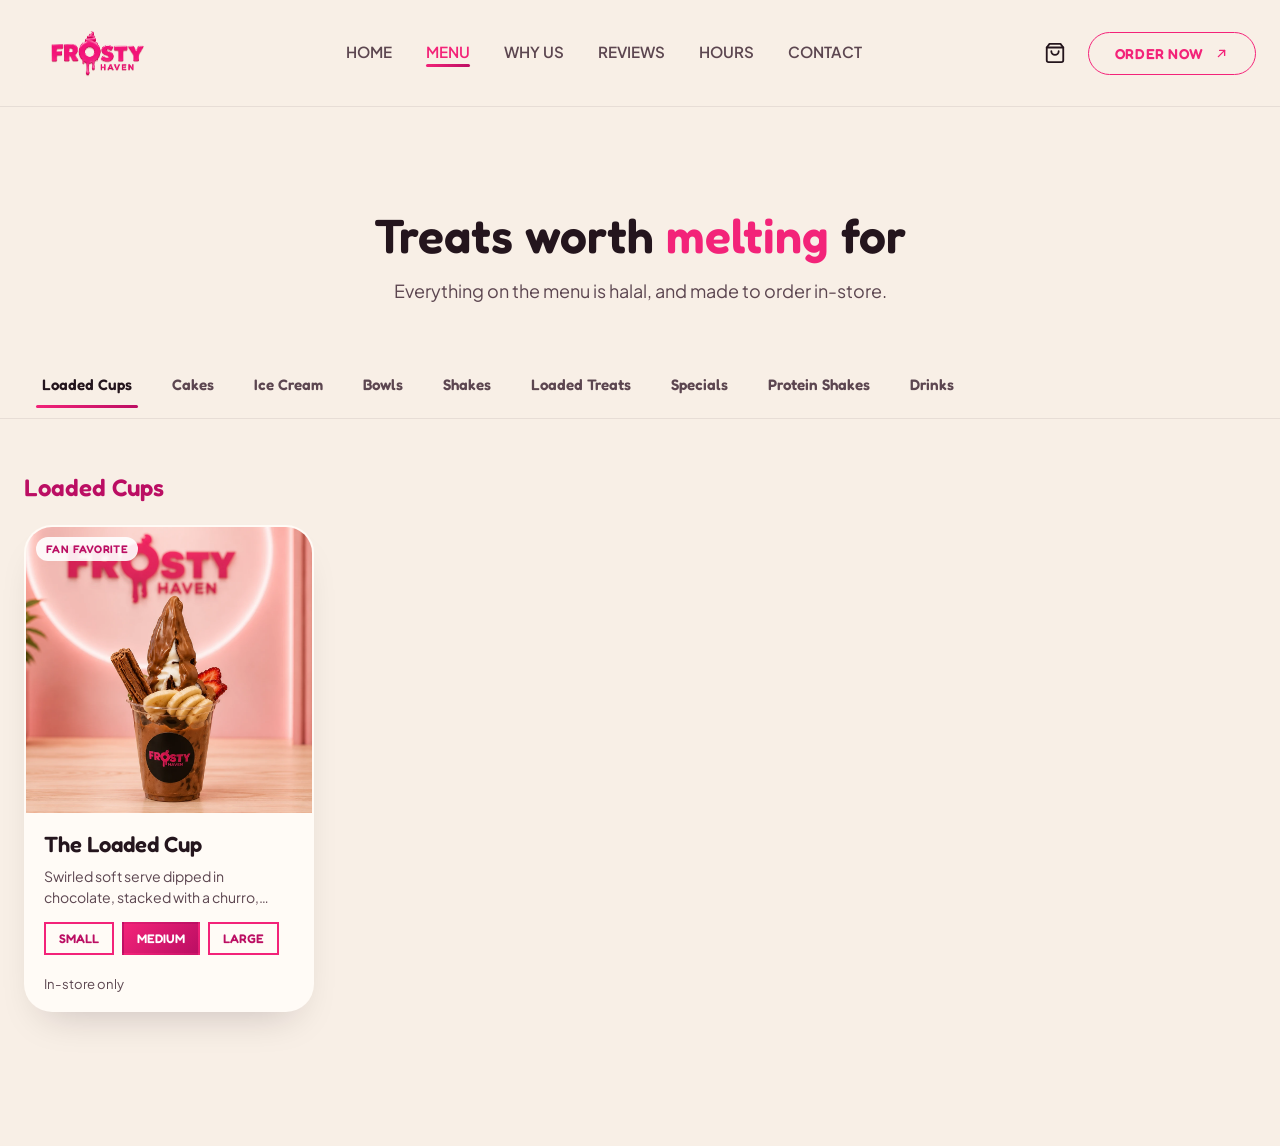
<file: menu.html>
<!DOCTYPE html>
<html lang="en">
<head>
<meta charset="UTF-8">
<meta name="viewport" content="width=device-width, initial-scale=1.0">
<title>Menu — Frosty Haven, Palmerston North</title>
<meta name="description" content="The full Frosty Haven menu: loaded cups, Flurrs, lava cake, açaí bowls, frosty nachos, loaded cookies and brownies, thick shakes and drinks. Made to order in-store on Featherston Street.">
<link rel="canonical" href="https://frosty-haven-website.vercel.app/menu">
<meta name="theme-color" content="#F8EFE6">

<meta property="og:type" content="website">
<meta property="og:site_name" content="Frosty Haven">
<meta property="og:locale" content="en_NZ">
<meta property="og:url" content="https://frosty-haven-website.vercel.app/menu">
<meta property="og:title" content="The Frosty Haven Menu">
<meta property="og:description" content="Loaded cups, Flurrs, lava cake, açaí bowls, frosty nachos, thick shakes and more. Made to order in-store in Palmerston North.">
<meta property="og:image" content="https://frosty-haven-website.vercel.app/images/loaded-cup-hero.webp">
<meta property="og:image:alt" content="A Frosty Haven loaded cup with soft serve, chocolate drizzle, churro, banana and strawberry">
<meta name="twitter:card" content="summary_large_image">

<link rel="icon" href="/favicon.svg" type="image/svg+xml">
<link rel="preconnect" href="https://fonts.googleapis.com">
<link rel="preconnect" href="https://fonts.gstatic.com" crossorigin>
<link href="https://fonts.googleapis.com/css2?family=Fredoka:wght@500;600;700&family=Plus+Jakarta+Sans:wght@400;500;600;700&display=swap" rel="stylesheet">
<link rel="stylesheet" href="css/styles.css">

<!-- See index.html: `is-loading` is cleared by JS, so without JS the page would
     never become visible. The category bar filters via JS too; without it every
     category is already shown, so the tabs would be inert decoration. -->
<noscript><style>
  body.is-loading { opacity: 1; }
  .cart-toggle, .nav-toggle, .menu-cat-bar { display: none !important; }
</style></noscript>
</head>
<body class="is-loading">

<a class="skip-link" href="#top">Skip to content</a>

<!-- ===== HEADER ===== -->
<header class="site-header" id="siteHeader">
  <div class="header-inner">
    <a href="/" class="brand" aria-label="Frosty Haven home">
      <img src="images/logo.png" width="1717" height="916" alt="Frosty Haven" class="brand-logo">
    </a>

    <nav class="main-nav" id="mainNav" aria-label="Primary">
      <a href="/">Home</a>
      <a href="/menu" class="is-active" aria-current="page">Menu</a>
      <a href="/#why">Why Us</a>
      <a href="/#reviews">Reviews</a>
      <a href="/#hours">Hours</a>
      <a href="/#locations">Contact</a>
    </nav>

    <div class="header-actions">
      <button class="cart-toggle" id="cartToggle" aria-label="View pickup list" aria-expanded="false" aria-controls="cartPanel">
        <svg class="cart-icon" width="22" height="22" viewBox="0 0 24 24" fill="none" stroke="currentColor" stroke-width="2" stroke-linecap="round" stroke-linejoin="round" aria-hidden="true">
          <path d="M6 2 3 6v14a2 2 0 0 0 2 2h14a2 2 0 0 0 2-2V6l-3-4Z"/>
          <path d="M3 6h18"/>
          <path d="M16 10a4 4 0 0 1-8 0"/>
        </svg>
        <span class="cart-badge" id="cartBadge" hidden>0</span>
      </button>
      <a href="tel:0211523246" class="btn btn-pill">Order Now
        <svg class="btn-pill-arrow" viewBox="0 0 24 24" fill="none" stroke="currentColor" stroke-width="2.2" stroke-linecap="round" stroke-linejoin="round" aria-hidden="true">
          <path d="M7 17 17 7"/><path d="M9 7h8v8"/>
        </svg>
      </a>
      <button class="nav-toggle" id="navToggle" aria-label="Toggle menu" aria-expanded="false" aria-controls="mainNav">
        <span></span><span></span><span></span>
      </button>
    </div>

    <!-- Not a checkout. See index.html. -->
    <div class="cart-panel" id="cartPanel" hidden aria-labelledby="cartPanelTitle">
      <p class="cart-panel-title" id="cartPanelTitle">Your pickup list</p>
      <ul class="cart-items" id="cartItems"></ul>

      <div class="cart-empty" id="cartEmpty">
        <p class="cart-empty-line">Nothing on your list yet.</p>
        <p class="cart-empty-note">Most of the menu is made to order in-store. Anything you can add ahead is marked below.</p>
        <!-- A plain #cat-shakes anchor would scroll to a section the category
             filter has hidden, so this activates that tab instead. -->
        <button type="button" class="btn btn-pink cart-empty-action" data-cat-target="cat-shakes">See what you can add</button>
      </div>

      <p class="cart-note" id="cartNote" hidden>We'll confirm your total when you message. Nothing is paid for here.</p>
      <a href="#" target="_blank" rel="noopener" class="btn btn-pink cart-checkout" id="cartCheckout" hidden>Send list on WhatsApp</a>
      <a href="tel:0211523246" class="cart-call-fallback">Call 021 152 3246</a>
      <p class="cart-status" id="cartStatus" role="status" aria-live="polite"></p>
    </div>
  </div>
</header>

<main id="top">

  <!-- ===== MENU ===== -->
  <section class="section flavors menu-page" id="menu">
    <h1 class="section-title">Treats worth <span class="text-pink">melting</span> for</h1>
    <!-- The halal fact was carried by a kicker above the heading; it is the
         only place it appears on the site, so it moves into a lede rather
         than disappearing with the kicker. -->
    <p class="section-lede">Everything on the menu is halal, and made to order in-store.</p>

    <div class="menu-cat-bar" id="menuCatBar">
      <button type="button" class="menu-cat-arrow menu-cat-arrow-left" id="menuCatArrowLeft" aria-label="Scroll categories left" tabindex="-1">
        <svg width="18" height="18" viewBox="0 0 24 24" fill="none" stroke="currentColor" stroke-width="2.5" stroke-linecap="round" stroke-linejoin="round"><path d="M15 18l-6-6 6-6"/></svg>
      </button>
      <nav class="menu-categories" aria-label="Menu categories" id="menuCategoriesNav">
        <button type="button" class="menu-cat-tab menu-cat-tab-active" data-target="cat-loaded-cups">Loaded Cups</button>
        <button type="button" class="menu-cat-tab" data-target="cat-cakes">Cakes</button>
        <button type="button" class="menu-cat-tab" data-target="cat-ice-cream">Ice Cream</button>
        <button type="button" class="menu-cat-tab" data-target="cat-bowls">Bowls</button>
        <button type="button" class="menu-cat-tab" data-target="cat-shakes">Shakes</button>
        <button type="button" class="menu-cat-tab" data-target="cat-loaded-treats">Loaded Treats</button>
        <button type="button" class="menu-cat-tab" data-target="cat-specials">Specials</button>
        <button type="button" class="menu-cat-tab" data-target="cat-protein-shakes">Protein Shakes</button>
        <button type="button" class="menu-cat-tab" data-target="cat-drinks">Drinks</button>
        <span class="menu-cat-underline" id="menuCatUnderline" aria-hidden="true"></span>
      </nav>
      <button type="button" class="menu-cat-arrow menu-cat-arrow-right" id="menuCatArrowRight" aria-label="Scroll categories right" tabindex="-1">
        <svg width="18" height="18" viewBox="0 0 24 24" fill="none" stroke="currentColor" stroke-width="2.5" stroke-linecap="round" stroke-linejoin="round"><path d="M9 18l6-6-6-6"/></svg>
      </button>
    </div>

    <div class="menu-category" id="cat-loaded-cups">
      <h2 class="menu-category-title">Loaded Cups</h2>
      <div class="menu-product-grid">
        <article class="menu-product-card" id="item-loaded-cup">
          <div class="menu-product-photo">
            <img src="images/loaded-cup-hero.webp" width="1448" height="1086" alt="Frosty Haven loaded cup with soft serve, chocolate drizzle, churro, banana and strawberry, in front of the store's neon logo sign" loading="eager">
            <span class="menu-product-tag">Fan Favorite</span>
          </div>
          <div class="menu-product-body">
            <h3 class="menu-product-name">The Loaded Cup</h3>
            <p class="menu-product-desc">Swirled soft serve dipped in chocolate, stacked with a churro, fresh banana, and strawberry. Built to be shared — or not.</p>
            <div class="size-options" role="group" aria-label="Available sizes">
              <button type="button" class="size-btn" data-size="Small">Small</button>
              <button type="button" class="size-btn size-btn-active" data-size="Medium">Medium</button>
              <button type="button" class="size-btn" data-size="Large">Large</button>
            </div>
            <div class="menu-product-footer menu-product-footer-note">
              <span class="menu-product-note">In-store only</span>
            </div>
          </div>
        </article>
      </div>
    </div>

    <div class="menu-category" id="cat-cakes">
      <h2 class="menu-category-title">Cakes</h2>
      <div class="menu-product-grid">
        <article class="menu-product-card" id="item-lava-cake">
          <div class="menu-product-photo">
            <img src="images/lava-cake.webp" width="1536" height="1024" alt="Frosty Haven lava cake with matcha ice cream scoop and drizzle, in front of the store's neon logo sign" loading="eager">
            <span class="menu-product-tag">Warm &amp; Gooey</span>
          </div>
          <div class="menu-product-body">
            <h3 class="menu-product-name">Lava Cake</h3>
            <p class="menu-product-desc">A rich, molten-centre cake topped with ice cream and your choice of sauce. The perfect sweet escape.</p>
            <div class="size-options" role="group" aria-label="Available flavours">
              <button type="button" class="size-btn size-btn-active" data-size="Pistachio">Pistachio</button>
              <button type="button" class="size-btn" data-size="Biscoff">Biscoff</button>
              <button type="button" class="size-btn" data-size="Nutella">Nutella</button>
              <button type="button" class="size-btn" data-size="Bueno">Bueno</button>
              <button type="button" class="size-btn" data-size="Chocolate">Chocolate</button>
            </div>
            <div class="menu-product-footer menu-product-footer-note">
              <span class="menu-product-note">In-store only</span>
            </div>
          </div>
        </article>
        <article class="menu-product-card" id="item-frosty-cheesecakes">
          <div class="menu-product-photo menu-product-photo-placeholder swatch-mint">
            <span aria-hidden="true">🍰</span>
            <span class="menu-product-soon">Photo coming soon</span>
          </div>
          <div class="menu-product-body">
            <h3 class="menu-product-name">Frosty Cheesecakes</h3>
            <p class="menu-product-desc">Rich, chilled cheesecake with a Frosty Haven twist.</p>
            <div class="menu-product-footer menu-product-footer-note">
              <span class="menu-product-note">Ask in-store</span>
            </div>
          </div>
        </article>
      </div>
    </div>

    <div class="menu-category" id="cat-ice-cream">
      <h2 class="menu-category-title">Ice Cream</h2>
      <div class="menu-product-grid">
        <article class="menu-product-card" id="item-soft-serve">
          <div class="menu-product-photo">
            <img src="images/soft-serve-twist.webp" width="1536" height="1024" alt="Frosty Haven purple and vanilla soft serve twist cone held up in front of the store's neon logo sign" loading="eager">
            <span class="menu-product-tag">The Classic</span>
          </div>
          <div class="menu-product-body">
            <h3 class="menu-product-name">Soft Serve Twist</h3>
            <p class="menu-product-desc">Creamy soft serve, swirled in a twist of two flavors, piled high on a crisp waffle cone.</p>
            <div class="size-options" role="group" aria-label="Available sizes">
              <button type="button" class="size-btn" data-size="Small">Small</button>
              <button type="button" class="size-btn size-btn-active" data-size="Medium">Medium</button>
              <button type="button" class="size-btn" data-size="Large">Large</button>
            </div>
            <div class="menu-product-footer menu-product-footer-note">
              <span class="menu-product-note">In-store only</span>
            </div>
          </div>
        </article>
      </div>
    </div>

    <div class="menu-category" id="cat-bowls">
      <h2 class="menu-category-title">Bowls</h2>
      <div class="menu-product-grid">
        <article class="menu-product-card" id="item-acai-bowl">
          <div class="menu-product-photo">
            <img src="images/acai-bowl.png" width="1536" height="1024" alt="Frosty Haven açaí bowl with matcha soft serve swirl, granola and strawberry, in front of the store's neon logo sign" loading="eager">
            <span class="menu-product-tag">Fresh &amp; Fruity</span>
          </div>
          <div class="menu-product-body">
            <h3 class="menu-product-name">Açaí Bowl</h3>
            <p class="menu-product-desc">Açaí blended smooth, swirled and piled high with granola, banana, and fresh strawberry.</p>
            <div class="size-options" role="group" aria-label="Available sizes">
              <button type="button" class="size-btn" data-size="Small">Small</button>
              <button type="button" class="size-btn size-btn-active" data-size="Medium">Medium</button>
              <button type="button" class="size-btn" data-size="Large">Large</button>
            </div>
            <div class="menu-product-footer menu-product-footer-note">
              <span class="menu-product-note">In-store only</span>
            </div>
          </div>
        </article>
        <article class="menu-product-card" id="item-flurr-custom">
          <div class="menu-product-photo">
            <img src="images/flurr-custom.png" width="1536" height="1024" alt="Frosty Haven Custom Flurr with soft serve, strawberries, granola and chocolate drizzle, in front of the store's neon logo sign" loading="eager">
            <span class="menu-product-tag">Build Your Own</span>
          </div>
          <div class="menu-product-body">
            <h3 class="menu-product-name">Custom Flurr</h3>
            <p class="menu-product-desc">Creamy vanilla soft serve with a sauce and topping of choice.</p>
            <p class="menu-product-note">Extra toppings &amp; sauce available at an additional cost.</p>
            <div class="menu-product-footer menu-product-footer-note">
              <span class="menu-product-note">In-store only</span>
            </div>
          </div>
        </article>
        <article class="menu-product-card" id="item-flurr-nutella">
          <div class="menu-product-photo">
            <img src="images/flurr-nutella.png" width="1536" height="1024" alt="Frosty Haven Nutella Flurr with soft serve, Nutella drizzle and cookie crumble, in front of the store's neon logo sign" loading="eager">
            <span class="menu-product-tag">Rich &amp; Chocolatey</span>
          </div>
          <div class="menu-product-body">
            <h3 class="menu-product-name">Nutella Flurr</h3>
            <p class="menu-product-desc">Soft serve swirled with Nutella and a generous crumble of chocolate cookie.</p>
            <p class="menu-product-note">Extra toppings &amp; sauce available at an additional cost.</p>
            <div class="menu-product-footer menu-product-footer-note">
              <span class="menu-product-note">In-store only</span>
            </div>
          </div>
        </article>
        <article class="menu-product-card" id="item-flurr-bueno">
          <div class="menu-product-photo">
            <img src="images/flurr-bueno.png" width="1536" height="1024" alt="Frosty Haven Bueno Flurr with soft serve, crushed Bueno bar and caramel drizzle, in front of the store's neon logo sign" loading="eager">
            <span class="menu-product-tag">Crunchy &amp; Sweet</span>
          </div>
          <div class="menu-product-body">
            <h3 class="menu-product-name">Bueno Flurr</h3>
            <p class="menu-product-desc">Soft serve loaded with crushed Bueno, granola and a caramel drizzle.</p>
            <p class="menu-product-note">Extra toppings &amp; sauce available at an additional cost.</p>
            <div class="menu-product-footer menu-product-footer-note">
              <span class="menu-product-note">In-store only</span>
            </div>
          </div>
        </article>
        <article class="menu-product-card" id="item-flurr-pista">
          <div class="menu-product-photo">
            <img src="images/flurr-pista.png" width="1536" height="1024" alt="Frosty Haven Pista Flurr with pistachio soft serve and crushed pistachio, in front of the store's neon logo sign" loading="eager">
            <span class="menu-product-tag">Nutty &amp; Smooth</span>
          </div>
          <div class="menu-product-body">
            <h3 class="menu-product-name">Pista Flurr</h3>
            <p class="menu-product-desc">Pistachio soft serve, swirled and showered in crushed pistachio.</p>
            <p class="menu-product-note">Extra toppings &amp; sauce available at an additional cost.</p>
            <div class="menu-product-footer menu-product-footer-note">
              <span class="menu-product-note">In-store only</span>
            </div>
          </div>
        </article>
        <article class="menu-product-card" id="item-flurr-biscoff">
          <div class="menu-product-photo">
            <img src="images/flurr-biscoff.png" width="1536" height="1024" alt="Frosty Haven Biscoff Flurr with soft serve, Biscoff crumble and caramel drizzle, in front of the store's neon logo sign" loading="eager">
            <span class="menu-product-tag">Caramel Crunch</span>
          </div>
          <div class="menu-product-body">
            <h3 class="menu-product-name">Biscoff Flurr</h3>
            <p class="menu-product-desc">Soft serve swirled with Biscoff crumble and a warm caramel drizzle.</p>
            <p class="menu-product-note">Extra toppings &amp; sauce available at an additional cost.</p>
            <div class="menu-product-footer menu-product-footer-note">
              <span class="menu-product-note">In-store only</span>
            </div>
          </div>
        </article>
      </div>
    </div>

    <div class="menu-category" id="cat-shakes">
      <h2 class="menu-category-title">Shakes</h2>
      <div class="menu-product-grid">
        <article class="menu-product-card" id="item-milkshakes">
          <div class="menu-product-photo">
            <img src="images/milkshakes-trio.webp" width="1536" height="1024" alt="Three Frosty Haven thick milkshakes topped with whipped cream and strawberry, chocolate, and caramel drizzle" loading="eager">
            <span class="menu-product-tag">Spoon-Thick</span>
          </div>
          <div class="menu-product-body">
            <h3 class="menu-product-name">Thick Milkshakes</h3>
            <p class="menu-product-desc">Indulgent, spoon-thick shakes piled with whipped cream and finished with a drizzle. Every flavor, every craving.</p>
            <div class="size-options" role="group" aria-label="Choose a flavour">
              <button type="button" class="size-btn size-btn-active" data-size="Strawberry" data-price="9">Strawberry <span>$9</span></button>
              <button type="button" class="size-btn" data-size="Chocolate" data-price="9">Chocolate <span>$9</span></button>
              <button type="button" class="size-btn" data-size="Caramel" data-price="9">Caramel <span>$9</span></button>
            </div>
            <div class="menu-product-footer">
              <span class="menu-product-price">$9.00</span>
              <button type="button" class="btn btn-pink btn-sm add-to-cart-btn" data-item="Thick Milkshake">Add to list</button>
            </div>
          </div>
        </article>
      </div>
    </div>

    <div class="menu-category" id="cat-loaded-treats">
      <h2 class="menu-category-title">Loaded Treats</h2>
      <div class="menu-product-grid">
        <article class="menu-product-card" id="item-loaded-cookies">
          <div class="menu-product-photo menu-product-photo-placeholder swatch-pink">
            <span aria-hidden="true">🍪</span>
            <span class="menu-product-soon">Photo coming soon</span>
          </div>
          <div class="menu-product-body">
            <h3 class="menu-product-name">Loaded Cookies</h3>
            <p class="menu-product-desc">Warm, stacked, and piled high with toppings.</p>
            <div class="menu-product-footer menu-product-footer-note">
              <span class="menu-product-note">Ask in-store</span>
            </div>
          </div>
        </article>
        <article class="menu-product-card" id="item-loaded-brownies">
          <div class="menu-product-photo menu-product-photo-placeholder swatch-turquoise">
            <span aria-hidden="true">🍫</span>
            <span class="menu-product-soon">Photo coming soon</span>
          </div>
          <div class="menu-product-body">
            <h3 class="menu-product-name">Loaded Brownies</h3>
            <p class="menu-product-desc">Fudgy brownies buried under frosty toppings.</p>
            <div class="menu-product-footer menu-product-footer-note">
              <span class="menu-product-note">Ask in-store</span>
            </div>
          </div>
        </article>
      </div>
    </div>

    <div class="menu-category" id="cat-specials">
      <h2 class="menu-category-title">Specials</h2>
      <div class="menu-product-grid">
        <article class="menu-product-card" id="item-frosty-nachos">
          <div class="menu-product-photo menu-product-photo-placeholder swatch-yellow">
            <span aria-hidden="true">🌟</span>
            <span class="menu-product-soon">Photo coming soon</span>
          </div>
          <div class="menu-product-body">
            <h3 class="menu-product-name">Frosty Nachos</h3>
            <p class="menu-product-desc">A must-try — our over-the-top dessert nachos.</p>
            <div class="menu-product-footer menu-product-footer-note">
              <span class="menu-product-note">Ask in-store</span>
            </div>
          </div>
        </article>
      </div>
    </div>

    <div class="menu-category" id="cat-protein-shakes">
      <h2 class="menu-category-title">Protein Shakes</h2>
      <div class="menu-product-grid">
        <article class="menu-product-card" id="item-protein-shakes">
          <div class="menu-product-photo menu-product-photo-placeholder swatch-yellow">
            <span aria-hidden="true">💪</span>
            <span class="menu-product-soon">Photo coming soon</span>
          </div>
          <div class="menu-product-body">
            <h3 class="menu-product-name">Protein Shakes</h3>
            <p class="menu-product-desc">All the flavor, built for your fitness goals.</p>
            <div class="menu-product-footer menu-product-footer-note">
              <span class="menu-product-note">Ask in-store</span>
            </div>
          </div>
        </article>
      </div>
    </div>

    <div class="menu-category" id="cat-drinks">
      <h2 class="menu-category-title">Drinks</h2>
      <div class="menu-product-grid">
        <article class="menu-product-card" id="item-blue-lagoon">
          <div class="menu-product-photo">
            <img src="images/drink-blue-lagoon.png" width="1122" height="1402" alt="Frosty Haven Blue Lagoon drink with boba toppings, beach-themed background" loading="eager">
          </div>
          <div class="menu-product-body">
            <h3 class="menu-product-name">Blue Lagoon</h3>
            <p class="menu-product-desc">A tropical blue splash bursting with sweet, refreshing flavour.</p>
            <div class="menu-product-topping-offer">
              <div class="menu-topping-text">
                <strong>Add a boba topping for only $1</strong>
                <span class="menu-topping-options">Blueberry · Green Apple · Lychee</span>
              </div>
            </div>
            <div class="menu-product-footer menu-product-footer-note">
              <span class="menu-product-note">In-store only</span>
            </div>
          </div>
        </article>

        <article class="menu-product-card" id="item-guava-splash">
          <div class="menu-product-photo">
            <img src="images/drink-guava-splash.png" width="1122" height="1402" alt="Frosty Haven Guava Splash drink with boba toppings, guava fruit background" loading="eager">
          </div>
          <div class="menu-product-body">
            <h3 class="menu-product-name">Guava Splash</h3>
            <p class="menu-product-desc">Juicy guava soda with a bright, fruity fizz.</p>
            <div class="menu-product-topping-offer">
              <div class="menu-topping-text">
                <strong>Add a boba topping for only $1</strong>
                <span class="menu-topping-options">Blueberry · Green Apple · Lychee</span>
              </div>
            </div>
            <div class="menu-product-footer menu-product-footer-note">
              <span class="menu-product-note">In-store only</span>
            </div>
          </div>
        </article>

        <article class="menu-product-card" id="item-melon-zest">
          <div class="menu-product-photo">
            <img src="images/drink-melon-zest.png" width="1121" height="1403" alt="Frosty Haven Melon Zest drink with boba toppings, watermelon-patterned background" loading="eager">
          </div>
          <div class="menu-product-body">
            <h3 class="menu-product-name">Melon Zest</h3>
            <p class="menu-product-desc">Crisp, chilled melon soda with a light citrus twist.</p>
            <div class="menu-product-topping-offer">
              <div class="menu-topping-text">
                <strong>Add a boba topping for only $1</strong>
                <span class="menu-topping-options">Blueberry · Green Apple · Lychee</span>
              </div>
            </div>
            <div class="menu-product-footer menu-product-footer-note">
              <span class="menu-product-note">In-store only</span>
            </div>
          </div>
        </article>
      </div>
    </div>
  </section>

</main>

<script src="js/script.js"></script>
<script src="js/page-transition.js"></script>
</body>
</html>
</file>
<file: css/styles.css>
/* ==========================================================================
   Frosty Haven — design tokens
   ========================================================================== */
:root {
  --pink: #F32379;
  --pink-deep: #BB0E63;
  --turquoise: #2FE0DE;
  --turquoise-deep: #17B6B8;
  --mint: #8CF08A;
  --yellow: #FFE94D;

  /* ---- Background system ----
     Three grounds, used by meaning rather than by section: cream for the
     sections that carry reading and product, plum for the two that are the
     brand talking about itself, and near-black where the page closes. The
     dark family is one hue at three depths, so a dark run reads as one field
     deepening rather than as three different colours. Pink stays an accent —
     it appears in hairlines, tints and marks, never as a section ground. */
  --plum-950: #150713;  /* near-black: CTA, footer */
  --plum-900: #1D0A16;  /* main dark ground */
  --plum-800: #290D20;  /* secondary plum, the lighter end of a dark ramp */
  --blush: #EAB3C0;     /* accent: hairlines, tints, marks on dark */
  --pink-accent: #E9668D;

  --cream: #F8EFE6;
  /* Raised surfaces on cream. --cream is the page ground, so a card painted
     with it has no edge; this is a half-step lighter, which is all a card
     needs to separate without a border doing the work. */
  --surface: #FFFBF6;

  --ink: #24151D;       /* text on light grounds */
  --ink-soft: #5C4650;
  --on-dark: #FFF7F2;   /* text on plum */
  --on-dark-soft: rgba(255, 247, 242, 0.82);
  --hairline-dark: rgba(36, 21, 29, 0.08);   /* rules on cream */
  --hairline-light: rgba(255, 247, 242, 0.10); /* rules on plum */

  --gradient-logo: linear-gradient(135deg, var(--turquoise) 0%, var(--mint) 52%, var(--yellow) 100%);
  --gradient-pink: linear-gradient(135deg, var(--pink) 0%, var(--pink-deep) 100%);
  --gradient-pink-hover: linear-gradient(135deg, var(--pink-deep) 0%, var(--pink) 100%);

  --font-display: 'Fredoka', sans-serif;
  --font-body: 'Plus Jakarta Sans', sans-serif;

  /* Text roles. The file held 39 distinct font-sizes, 16 of them inside a
     6.7px band with a median step of 0.42px — below the threshold where a
     size difference reads as a different job. These are the steps that
     actually separate, named for what they do rather than how big they are. */
  /* 11px is the functional floor. One deliberate exception exists: the mobile
     header CTA is pinned at 10px by explicit instruction, and the detector
     flags it on both pages. Documented here so the exception is visible
     rather than looking like drift. */
  --text-micro: 0.6875rem;  /* 11px */
  --text-meta:  0.8125rem;  /* 13px — bylines, captions, fine print */
  --text-small: 0.9375rem;  /* 15px — secondary body */
  --text-body:  1rem;       /* 16px */
  --text-lead:  1.125rem;   /* 18px — card titles, lead paragraphs */
  --text-sub:   1.375rem;   /* 22px — sub-headings, product names */

  /* Plus Jakarta Sans wants 1.7 for prose; its `normal` is only 1.25. Every
     cream body role already sets 1.7 and every dark-ground one inherited
     normal — 26% less leading exactly where light-on-dark needs more. */
  --leading-prose: 1.7;
  --leading-dark: 1.65;

  /* Section rhythm. The page previously ran one value (110px, 80px on phones)
     on six of eight sections, so spacing could not signal that two sections
     are one argument or that another is an aside. Three steps, used by
     meaning: normal separation, a supporting section, and the joint where two
     sections read as a single block. */
  --space-section: clamp(72px, 8vw, 110px);
  --space-section-tight: clamp(48px, 5vw, 72px);
  --space-joint: clamp(28px, 3.2vw, 44px);

  --radius-lg: 28px;
  --radius-md: 18px;
  --radius-pill: 999px;

  --shadow-soft: 0 20px 40px -20px rgba(29, 10, 22, 0.22);
  --shadow-pink: 0 14px 30px -10px rgba(243, 35, 121, 0.55);
}

* { box-sizing: border-box; margin: 0; padding: 0; }

html { scroll-behavior: smooth; }

body {
  font-family: var(--font-body);
  color: var(--ink);
  background: var(--cream);
  -webkit-font-smoothing: antialiased;
  /* `clip` rather than `hidden`: 100vw full-bleed children (.value-promo)
     overhang by the scrollbar width on desktop, and `hidden` would turn the
     page into a scroll container that still reports/allows that overflow —
     and would break position: sticky. `clip` just clips it. */
  overflow-x: clip;
  opacity: 1;
  transition: opacity 0.2s ease;
}
body.is-loading,
body.is-transitioning {
  opacity: 0;
}

img, svg { display: block; max-width: 100%; }

a { color: inherit; text-decoration: none; }

h1, h2, h3, h4 { font-family: var(--font-display); font-weight: 600; line-height: 1.1; }

:focus-visible {
  outline: 3px solid var(--pink);
  outline-offset: 3px;
  border-radius: 6px;
}

.section {
  padding: var(--space-section) 24px;
  max-width: 1200px;
  margin: 0 auto;
  /* The header is fixed on the home page, so every in-page anchor parked its
     own heading behind it (measured: h2 at y=101 under a header ending at
     y=107). Clears the tallest header state. */
  scroll-margin-top: 92px;
}

.section-title {
  font-size: clamp(2rem, 4.2vw, 3rem);
  text-align: center;
  margin-bottom: 56px;
}
/* A heading followed by a lede: the sentence the kicker above it used to
   pretend to be. Sits close to its heading, so the 56px below the title is
   collapsed when a lede follows. */
.section-title:has(+ .section-lede) { margin-bottom: 14px; }
.section-lede {
  max-width: 56ch;
  margin: 0 auto 48px;
  text-align: center;
  color: var(--ink-soft);
  font-size: var(--text-lead);
  line-height: var(--leading-prose);
}
.section-title-light { color: var(--on-dark); text-align: left; margin-bottom: 20px; }

.text-pink { color: var(--pink); }

/* ==========================================================================
   Buttons
   ========================================================================== */
.btn {
  display: inline-flex;
  align-items: center;
  justify-content: center;
  padding: 14px 30px;
  border-radius: 0;
  text-transform: uppercase;
  font-family: var(--font-display);
  font-weight: 600;
  font-size: .95rem;
  letter-spacing: .01em;
  transition: transform .25s ease, box-shadow .25s ease, background .35s ease;
  white-space: nowrap;
  border: 2px solid transparent;
}
.btn-lg { padding: 17px 38px; font-size: 1.05rem; }

.btn-pink {
  background: var(--gradient-pink);
  color: #fff;
  box-shadow: var(--shadow-pink);
}
.btn-pink:hover {
  background: var(--gradient-pink-hover);
  transform: translateY(-3px);
  box-shadow: 0 20px 36px -12px rgba(243, 35, 121, 0.65);
}

/* Outlined pill for the header CTA, per the hero mockup. Overrides .btn's
   padding and transparent 2px border. */
.btn-pill {
  gap: 10px;
  padding: 12px 26px;
  border: 1.5px solid var(--pink);
  border-radius: var(--radius-pill);
  background: transparent;
  color: var(--pink);
  box-shadow: none;
  font-size: .9rem;
  letter-spacing: .04em;
}
.btn-pill:hover {
  background: var(--pink);
  color: #fff;
  transform: translateY(-2px);
}
.btn-pill-arrow { width: 15px; height: 15px; flex: none; }

.btn-outline {
  background: rgba(255,255,255,.35);
  border-color: #fff;
  color: var(--ink);
  backdrop-filter: blur(6px);
}
.btn-outline:hover {
  background: #fff;
  transform: translateY(-3px);
}

.btn-white {
  background: #fff;
  color: var(--pink-deep);
  box-shadow: 0 14px 30px -10px rgba(0,0,0,.25);
}
.btn-white:hover {
  background: var(--yellow);
  color: var(--ink);
  transform: translateY(-3px);
}

.btn-outline-white {
  border-color: rgba(255,255,255,.8);
  color: #fff;
}
.btn-outline-white:hover {
  background: rgba(255,255,255,.15);
  transform: translateY(-3px);
}

/* ==========================================================================
   Announcement bar
   ========================================================================== */
/* Sits in normal flow above the sticky header, so it scrolls away while the
   navbar still pins to the top. Full width comes from being a plain block at
   body level — no 100vw, which would overhang by the scrollbar width. */
/* ==========================================================================
   Header
   ========================================================================== */
.site-header {
  position: sticky;
  top: 0;
  z-index: 100;
  background: rgba(248, 239, 230, 0.86);
  backdrop-filter: blur(14px);
  border-bottom: 1px solid var(--hairline-dark);
}

/* Home page only: the header lifts out of flow and sits over the hero, so the
   photo runs behind it and there is no band between the two. Scoped by
   .has-hero because menu.html has no hero — a fixed header there would cover
   the first rows of the menu.

   It turns solid again once the hero has scrolled past. Without that the white
   nav would end up over cream sections and be unreadable, which the transparent
   state can't avoid on its own: no single link colour works over both a dark
   photo and a cream background. */
.has-hero .site-header {
  position: fixed;
  top: 0;
  left: 0;
  right: 0;
  background: transparent;
  backdrop-filter: none;
  border-bottom-color: transparent;
}
/* :not(.nav-open) so the mobile dropdown — which has its own cream panel —
   keeps dark links when it opens. */
.has-hero .site-header:not(.is-solid) .main-nav:not(.nav-open) a,
.has-hero .site-header:not(.is-solid) .cart-toggle {
  color: #fff;
}
/* The active link stays pink even in the white-on-hero state. */
.has-hero .site-header:not(.is-solid) .main-nav:not(.nav-open) a.is-active {
  color: var(--pink);
}
.has-hero .site-header:not(.is-solid) .nav-toggle span {
  background: #fff;
}
.has-hero .site-header.is-solid {
  background: rgba(248, 239, 230, 0.86);
  backdrop-filter: blur(14px);
  border-bottom-color: var(--hairline-dark);
}

.header-inner {
  /* Was capped at 1280px and centred, which parked the cart and pickup button
     337px in from the edge on a 1905px screen. The row now spans the viewport,
     so justify-content: space-between puts the actions hard right, inset only
     by the 24px padding below. No effect under 1280px — the cap never bound
     there — so the mobile row is unchanged. */
  max-width: none;
  margin: 0 auto;
  padding: 14px 24px;
  display: flex;
  align-items: center;
  justify-content: space-between;
  gap: 24px;
  position: relative;
}

.brand { display: flex; align-items: center; flex-shrink: 0; }
.brand-logo {
  /* 60px left the wordmark too small to read. There is room for it now: the
     header row spans the viewport and the CTA is a 168px pill rather than the
     old 203px filled button. */
  height: 78px;
  width: auto;
  display: block;
  flex-shrink: 0;
}

.footer-logo {
  height: 68px;
  width: auto;
  display: block;
}

.main-nav { display: flex; gap: 34px; }
.main-nav a {
  font-weight: 600;
  font-size: .95rem;
  color: var(--ink-soft);
  text-transform: uppercase;
  position: relative;
  padding-bottom: 4px;
  transition: color .2s ease;
}
.main-nav a::after {
  content: "";
  position: absolute;
  left: 0; right: 0; bottom: -2px;
  height: 3px;
  border-radius: 2px;
  background: var(--gradient-pink);
  transform: scaleX(0);
  transform-origin: left;
  transition: transform .25s ease;
}
.main-nav a:hover { color: var(--pink); }
.main-nav a:hover::after { transform: scaleX(1); }
/* Current page, per the mockup: pink with the underline already drawn. */
.main-nav a.is-active { color: var(--pink); }
.main-nav a.is-active::after { transform: scaleX(1); }

.header-actions { display: flex; align-items: center; gap: 16px; }

.cart-toggle {
  position: relative;
  background: none;
  border: none;
  color: var(--ink);
  cursor: pointer;
  padding: 6px;
  line-height: 1;
  transition: color .2s ease, transform .2s ease;
}
.cart-toggle:hover { color: var(--pink); transform: translateY(-1px); }
.cart-icon { display: block; }
.cart-badge {
  position: absolute;
  top: -2px;
  right: -2px;
  background: var(--gradient-pink);
  color: #fff;
  font-family: var(--font-display);
  font-weight: 700;
  font-size: var(--text-micro);
  min-width: 18px;
  height: 18px;
  border-radius: 999px;
  display: flex;
  align-items: center;
  justify-content: center;
  padding: 0 4px;
}
.cart-badge[hidden] { display: none; }

.cart-panel {
  position: absolute;
  top: calc(100% + 12px);
  right: 24px;
  /* Fixed 300px overflowed the left edge below ~330px. */
  width: min(320px, calc(100vw - 32px));
  /* A long list would otherwise run off the bottom of a fixed header. */
  max-height: calc(100dvh - 120px);
  overflow-y: auto;
  overscroll-behavior: contain;
  background: var(--cream);
  border-radius: var(--radius-md);
  box-shadow: var(--shadow-soft);
  padding: 20px;
  z-index: 200;
}
/* A <p>, not a heading: the panel sits at the top of the DOM, so an <h3> here
   made the document outline open on the cart rather than the page title. */
.cart-panel-title {
  font-family: var(--font-display);
  font-weight: 600;
  font-size: 1.05rem;
  color: var(--ink);
  margin-bottom: 12px;
}
.cart-items { list-style: none; }
.cart-items:not(:empty) { margin-bottom: 14px; }
.cart-item {
  display: flex;
  justify-content: space-between;
  align-items: flex-start;
  gap: 10px;
  padding: 10px 0;
  border-bottom: 1px solid var(--hairline-dark);
  font-size: .9rem;
}
/* min-width lets the flex child shrink; a long product name wraps instead of
   pushing the remove button out of the panel. */
.cart-item-info { min-width: 0; }
.cart-item-info strong {
  display: block;
  color: var(--ink);
  overflow-wrap: anywhere;
}
.cart-item-info span { color: var(--ink-soft); font-size: .82rem; }
.cart-item-qty {
  display: flex;
  align-items: center;
  gap: 8px;
  margin-top: 8px;
}
.cart-item-qty .qty-btn {
  width: 30px;
  height: 30px;
  font-size: .95rem;
  border: 1px solid var(--pink);
}
.cart-item-qty .qty-btn:disabled {
  opacity: .4;
  cursor: not-allowed;
}
.cart-item-qty .qty-btn:disabled:hover {
  background: transparent;
  color: var(--pink);
}
.cart-item-qty span {
  font-family: var(--font-display);
  font-weight: 700;
  color: var(--ink);
  font-size: .9rem;
  min-width: 1ch;
  text-align: center;
}
.cart-item-remove {
  flex: none;
  background: none;
  border: none;
  color: var(--pink-deep);
  font-weight: 700;
  cursor: pointer;
  font-size: 1.1rem;
  line-height: 1;
  padding: 6px;
  border-radius: 8px;
}
.cart-item-remove:hover { background: rgba(187, 14, 99, .09); }

/* Empty state carries its own way forward rather than dead-ending. */
.cart-empty[hidden] { display: none; }
.cart-empty-line {
  color: var(--ink);
  font-weight: 600;
  font-size: .95rem;
}
.cart-empty-note {
  color: var(--ink-soft);
  font-size: .84rem;
  line-height: 1.5;
  margin: 6px 0 14px;
}
.cart-empty-action { display: flex; width: 100%; }

.cart-note {
  color: var(--ink-soft);
  font-size: .8rem;
  line-height: 1.5;
  margin-bottom: 12px;
}
.cart-note[hidden] { display: none; }

.cart-checkout { display: flex; width: 100%; }
.cart-checkout[hidden] { display: none; }
.cart-call-fallback {
  display: block;
  text-align: center;
  margin-top: 10px;
  font-size: .82rem;
  color: var(--ink-soft);
  text-decoration: underline;
  text-underline-offset: 2px;
}
.cart-call-fallback:hover { color: var(--pink-deep); }

/* Announces list changes to screen readers without showing a duplicate count. */
.cart-status {
  position: absolute;
  width: 1px;
  height: 1px;
  padding: 0;
  margin: -1px;
  overflow: hidden;
  clip-path: inset(50%);
  white-space: nowrap;
  border: 0;
}

.nav-toggle {
  display: none;
  flex-direction: column;
  gap: 5px;
  background: none;
  border: none;
  cursor: pointer;
  padding: 6px;
}
.nav-toggle span {
  width: 24px;
  height: 3px;
  border-radius: 2px;
  background: var(--ink);
  transition: transform .25s ease, opacity .25s ease;
}
/* aria-expanded was wired correctly but had no visual counterpart — the bars
   looked identical open and closed. The transition above was already written
   for this and never used. */
.nav-toggle[aria-expanded="true"] span:nth-child(1) { transform: translateY(8px) rotate(45deg); }
.nav-toggle[aria-expanded="true"] span:nth-child(2) { opacity: 0; }
.nav-toggle[aria-expanded="true"] span:nth-child(3) { transform: translateY(-8px) rotate(-45deg); }

/* Visible only on focus. First focusable element on both pages, ahead of the
   six nav links. */
.skip-link {
  position: absolute;
  left: 12px;
  top: -100px;
  z-index: 300;
  /* 13px vertical clears the 44px target floor; at 10px it rendered 39px. */
  padding: 13px 20px;
  border-radius: var(--radius-pill);
  background: var(--ink);
  color: #fff;
  font-family: var(--font-display);
  font-weight: 600;
  font-size: var(--text-small);
  transition: top .2s ease;
}
/* :focus, not :focus-visible — a skip link has to appear for any focus that
   reaches it, including programmatic and assistive-technology focus, which
   the :focus-visible heuristic does not always match. */
.skip-link:focus { top: 12px; }

/* ==========================================================================
   Hero
   ========================================================================== */
.hero {
  position: relative;
  overflow: hidden;
  isolation: isolate;
}

.hero-swirl {
  background: var(--cream);
  /* Taller, to match the mockup's ~1.5:1 hero — at 1265px this lands near
     840px, where the cup reads large rather than letterboxed. */
  min-height: clamp(620px, 66vw, 900px);
  display: flex;
  align-items: center;
  padding: 150px 24px 120px;
}
.hero-swirl::before {
  content: "";
  position: absolute;
  inset: 0;
  z-index: 0;
  background: url("../images/hero-desserts.jpg") center 50% / cover no-repeat;
  filter: brightness(0.94) saturate(1.02);
}
.hero-swirl::after {
  content: "";
  position: absolute;
  inset: 0;
  z-index: 1;
  /* Barely there now. The chocolate scene is near-black under the copy — white
     text measures 8.95:1 over it with no scrim at all — so this is 0.3 purely
     as headroom for the brighter cocoa splashes, not because the text needs
     it. Earlier photos needed 0.55 and 0.62 here. */
  /* Plum-tinted rather than neutral black, so the scrim belongs to the same
     dark family as .why below it instead of reading as a grey wash. Same
     strengths as before — this is a hue change, not a heavier scrim. */
  background: linear-gradient(100deg,
    rgba(21, 7, 19, 0.32) 0%,
    rgba(21, 7, 19, 0.32) 45%,
    rgba(21, 7, 19, 0) 72%);
}
/* The hero hands over to the plum of .why. A short plum settle along its foot
   means the photo resolves into that ground rather than meeting it on a hard
   edge — 110px, behind the feature strip, so it never touches the copy. */
.hero-swirl::after {
  box-shadow: inset 0 -110px 80px -80px var(--plum-900);
}

.hero-swirl-copy {
  max-width: 560px;
  position: relative;
  z-index: 2;
}

/* Feature strip along the foot of the hero. Absolute so it doesn't disturb the
   copy's vertical centring in the hero's flex row. */
.hero-features {
  position: absolute;
  left: 0;
  right: 0;
  bottom: 0;
  z-index: 2;
  display: flex;
  align-items: center;
  list-style: none;
  padding: 0 24px 34px;
  margin: 0;
}
.hero-feature {
  display: flex;
  align-items: center;
  gap: 12px;
  padding: 2px 28px;
  color: #fff;
  font-family: var(--font-body);
  font-size: 0.78rem;
  font-weight: 500;
  letter-spacing: 0.08em;
  text-transform: uppercase;
  line-height: 1.35;
  white-space: nowrap;
}
.hero-feature:first-child { padding-left: 0; }
.hero-feature + .hero-feature { border-left: 1px solid rgba(255, 255, 255, 0.18); }
.hero-feature svg {
  width: 26px;
  height: 26px;
  color: var(--pink);
  flex: none;
}

.hero-title {
  font-family: 'Fraunces', serif;
  font-optical-sizing: auto;
  /* Was clamp(2.2rem, 4.2vw, 3.4rem) — 54px at 1280 against section headings
     at 48px, a 13% lead, and it lost outright to the promo band's h3 at 77px.
     The page's title element has to be the largest display type on it. */
  font-size: clamp(2.6rem, 6.4vw, 5.25rem);
  font-weight: 700;
  line-height: 1.06;
  letter-spacing: -0.01em;
  color: #fff;
  text-shadow: 0 4px 24px rgba(18, 9, 26, 0.4);
  margin-bottom: 20px;
}
.hero-title strong { display: block; font-weight: 700; color: var(--pink); }

.hero-sub {
  font-family: 'Manrope', sans-serif;
  font-size: 1.1rem;
  color: rgba(255, 255, 255, 0.82);
  max-width: 40ch;
  margin-bottom: 36px;
  font-weight: 500;
  letter-spacing: 0.01em;
  line-height: 1.6;
}

@media (max-width: 860px) {
  /* The photo fills the whole hero and the copy sits over its lower half.
     Two-class selector on .hero.hero-swirl so it beats the later
     `.hero { padding: ... }` rule in the 640px block. */
  .hero.hero-swirl {
    display: flex;
    /* Column so the feature strip stacks under the copy rather than beside it;
       stretch because in a column, flex-end would right-align the children. */
    flex-direction: column;
    justify-content: flex-end;
    align-items: stretch;
    min-height: 0;
    background: var(--plum-900);
    /* No bottom padding here — it would sit outside .hero-swirl-copy, leaving a
       band at the hero's foot where the copy's scrim has ended and the blurred
       backdrop still shows as a warm strip. The same 32px lives on the copy's
       own padding-bottom instead, so the gap below the text is unchanged and
       the scrim runs to the hero's edge. */
    padding: 0 20px 0;
  }
  .hero-swirl::before {
    background: url("../images/hero-desserts.jpg") center / 100% 100% no-repeat;
    /* Stretched rather than `cover` so its vertical colour run matches the
       photo's, which is what keeps the joint invisible. Scaled up so the
       blur's soft edge never reaches the hero bounds. */
    filter: blur(48px) brightness(0.72) saturate(1.15);
    transform: scale(1.3);
  }
  /* Fills the hero rather than sitting as a contained band at the top, so the
     photo runs on behind the copy. `auto 112%` overshoots the height a little
     and anchors to the bottom, which trims the top of the frame and carries the
     products down clear of the overlaid nav. No mask now — the photo no longer
     needs to melt into the blurred layer, it reaches the hero's foot itself. */
  .hero-swirl::after {
    /* 85% rather than centred: this scene is 2.02:1 and only about 44% of its
       width fits a phone, and the cup sits across 45-99% of the frame. Centred
       would show mostly empty black and clip the cup. */
    background: url("../images/hero-desserts.jpg") 85% bottom / auto 112% no-repeat;
    -webkit-mask-image: none;
    mask-image: none;
  }
  .hero-swirl-copy {
    max-width: none;
    text-align: left;
    /* Full-bleed so the scrim reaches both edges; the text itself stays inset
       by the hero's 20px padding. 56.3vw is the photo's height at 16:9, so the
       copy always starts just below it. */
    width: calc(100% + 40px);
    flex: 0 0 auto;
    margin: 0 -20px;
    padding: calc(56.3vw + 24px) 20px 32px;
    /* The copy box spans the full hero, so these stops map to the hero itself:
       clear at the top where the products are, strong only across the bottom
       third where the text sits. It has to be strong there — below the photo's
       top fifth the brightest patches (cream, white cups, the lit table) reach
       L≈0.99, where white text is 1.0:1 unscrimmed and still only 2.1:1 under a
       0.55 wash. The neon lineup that replaced it is far darker down there, so
       this could come back from 0.85 to 0.62 and still measure 6.2:1 — the
       photo now reads through behind the text instead of being blacked out. */
    background: linear-gradient(to top,
      rgba(21, 7, 19, 0.68) 0%,
      rgba(21, 7, 19, 0.64) 25%,
      rgba(21, 7, 19, 0.38) 45%,
      rgba(21, 7, 19, 0.13) 70%,
      rgba(21, 7, 19, 0) 100%);
  }
  /* Was clamp(1.7rem, 5.6vw, 2.05rem) = 27.2px at 390, smaller than all seven
     section h2s at 32px. Capped so "made just for you" still holds one line. */
  .hero-title { font-size: clamp(2.3rem, 8.6vw, 2.75rem); }
  .hero-swirl .hero-sub { margin: 0; }

  /* Four across is far too tight on a phone, so the strip becomes a 2x2 grid
     in normal flow under the copy. It carries its own dark wash: the copy's
     gradient ends at the copy, and below that the strip would sit on the bare
     photo. 0.72 continues from the gradient's 0.65 foot. */
  .hero-features {
    position: static;
    display: grid;
    grid-template-columns: 1fr 1fr;
    width: calc(100% + 40px);
    margin: 0 -20px;
    padding: 0;
    background: rgba(21, 7, 19, 0.74);
  }
  .hero-feature,
  .hero-feature:first-child {
    padding: 12px 14px;
    gap: 9px;
    /* Was 0.66rem = 10.56px. White uppercase over a photograph, read outdoors
       at a glance, has no business below the 11px floor. */
    font-size: var(--text-micro);
    letter-spacing: 0.05em;
    border-top: 1px solid rgba(255, 255, 255, 0.12);
    border-left: 0;
  }
  .hero-feature:nth-child(odd) { border-right: 1px solid rgba(255, 255, 255, 0.12); }
  .hero-feature svg { width: 20px; height: 20px; }
}

/* ==========================================================================
   Flavors
   ========================================================================== */
/* ---- Sticky horizontal category bar ---- */
.menu-cat-bar {
  position: sticky;
  top: var(--menu-sticky-top, 84px);
  z-index: 40;
  display: flex;
  align-items: center;
  gap: 6px;
  background: var(--cream);
  padding: 10px 0;
  margin: 0 -24px 48px;
  border-bottom: 1px solid var(--hairline-dark);
}

.menu-categories {
  position: relative;
  display: flex;
  flex-wrap: nowrap;
  gap: 4px;
  overflow-x: auto;
  scroll-behavior: smooth;
  padding: 0 24px;
  scrollbar-width: none;
  -ms-overflow-style: none;
}
.menu-categories::-webkit-scrollbar { display: none; }

.menu-cat-tab {
  flex: none;
  white-space: nowrap;
  font-family: var(--font-display);
  font-weight: 600;
  font-size: .95rem;
  color: var(--ink-soft);
  background: transparent;
  border: none;
  padding: 10px 18px 14px;
  cursor: pointer;
  transition: color .2s ease;
}
.menu-cat-tab:hover { color: var(--pink-deep); }
.menu-cat-tab-active { color: var(--ink); }

.menu-cat-underline {
  position: absolute;
  left: 0; bottom: 0;
  height: 3px;
  border-radius: 2px;
  background: var(--gradient-pink);
  transform: translateX(0);
  width: 0;
  transition: transform .35s cubic-bezier(.22,.61,.36,1), width .35s cubic-bezier(.22,.61,.36,1);
}

.menu-cat-arrow {
  flex: none;
  display: flex;
  align-items: center;
  justify-content: center;
  width: 34px;
  height: 34px;
  border-radius: 50%;
  border: none;
  background: var(--surface);
  color: var(--ink-soft);
  box-shadow: var(--shadow-soft);
  cursor: pointer;
  transition: opacity .2s ease, color .2s ease, transform .2s ease;
}
.menu-cat-arrow:hover { color: var(--pink-deep); transform: translateY(-1px); }
.menu-cat-arrow[hidden] { display: none; }

@media (max-width: 640px) {
  .menu-cat-arrow { display: none; }
}

/* ---- Category sections ---- */
.menu-category { scroll-margin-top: var(--menu-content-offset, 140px); }
.menu-category-title {
  font-size: 1.5rem;
  color: var(--pink-deep);
  margin: 0 0 24px;
  padding-top: 8px;
}
.menu-category:first-of-type .menu-category-title { padding-top: 0; }

/* ---- Product cards ---- */
.section.flavors { max-width: 1600px; }

.menu-product-grid {
  display: grid;
  grid-template-columns: repeat(4, 1fr);
  gap: 24px;
  margin-bottom: 32px;
}

.menu-product-card {
  display: flex;
  flex-direction: column;
  background: var(--surface);
  border-radius: var(--radius-lg);
  overflow: hidden;
  box-shadow: var(--shadow-soft);
  border: 2px solid transparent;
  transition: transform .3s ease, border-color .3s ease, box-shadow .3s ease;
}
.menu-product-card:hover {
  transform: translateY(-6px);
  border-color: var(--pink);
  box-shadow: var(--shadow-pink);
}

.menu-product-photo {
  position: relative;
  aspect-ratio: 1 / 1;
  overflow: hidden;
  background: var(--cream);
}
.menu-product-photo img {
  width: 100%;
  height: 100%;
  object-fit: cover;
  display: block;
  transition: transform .4s ease;
}
.menu-product-card:hover .menu-product-photo img { transform: scale(1.06); }

#item-blue-lagoon .menu-product-photo img,
#item-guava-splash .menu-product-photo img,
#item-melon-zest .menu-product-photo img {
  object-position: center bottom;
}

.menu-product-photo-placeholder {
  display: flex;
  align-items: center;
  justify-content: center;
  font-size: 2.6rem;
}
.menu-product-soon {
  position: absolute;
  left: 10px;
  bottom: 10px;
  font-family: var(--font-display);
  font-weight: 600;
  font-size: var(--text-micro);
  letter-spacing: .03em;
  color: var(--ink-soft);
  background: rgba(255,255,255,.85);
  padding: 5px 10px;
  border-radius: var(--radius-pill);
}

.menu-product-tag {
  position: absolute;
  left: 10px;
  top: 10px;
  font-family: var(--font-display);
  font-weight: 600;
  text-transform: uppercase;
  letter-spacing: .04em;
  font-size: var(--text-micro);
  color: var(--pink-deep);
  background: rgba(255,255,255,.9);
  padding: 5px 10px;
  border-radius: var(--radius-pill);
}

.menu-product-body {
  display: flex;
  flex-direction: column;
  flex: 1;
  padding: 18px;
}
.menu-product-name { font-size: var(--text-sub); line-height: 1.2; margin-bottom: 8px; }
.menu-product-desc {
  color: var(--ink-soft);
  font-size: .88rem;
  line-height: 1.5;
  margin-bottom: 14px;
  display: -webkit-box;
  -webkit-line-clamp: 2;
  -webkit-box-orient: vertical;
  overflow: hidden;
}

.menu-product-topping-offer {
  display: flex;
  align-items: center;
  gap: 12px;
  background: var(--cream);
  border: 1px solid rgba(243, 35, 121, 0.18);
  border-radius: var(--radius-md);
  padding: 10px 14px;
  margin-bottom: 14px;
}
.menu-topping-text { display: flex; flex-direction: column; gap: 2px; min-width: 0; }
.menu-topping-text strong {
  font-family: var(--font-display);
  font-weight: 600;
  font-size: .85rem;
  color: var(--pink-deep);
  line-height: 1.3;
}
.menu-topping-options {
  font-size: .78rem;
  color: var(--ink-soft);
}

.size-options {
  display: flex;
  gap: 8px;
  flex-wrap: wrap;
  margin-bottom: 16px;
}
.size-btn {
  font-family: var(--font-display);
  font-weight: 600;
  font-size: .78rem;
  padding: 7px 13px;
  border-radius: 0;
  text-transform: uppercase;
  border: 2px solid var(--pink);
  background: transparent;
  color: var(--pink-deep);
  cursor: pointer;
  transition: background .2s ease, color .2s ease, transform .2s ease;
}
.size-btn:hover { transform: translateY(-2px); }
.size-btn-active,
.size-btn:hover {
  background: var(--gradient-pink);
  color: #fff;
  border-color: transparent;
}
.size-btn span {
  font-weight: 700;
  opacity: .8;
  margin-left: 3px;
}

.menu-product-footer {
  display: flex;
  align-items: center;
  justify-content: space-between;
  gap: 10px;
  margin-top: auto;
  padding-top: 4px;
}
.menu-product-footer-note { justify-content: flex-start; }
.menu-product-price {
  font-family: var(--font-display);
  font-weight: 700;
  font-size: 1.2rem;
  color: var(--pink);
}
.menu-product-note {
  font-size: .82rem;
  color: var(--ink-soft);
}

.qty-btn {
  width: 30px;
  height: 30px;
  border-radius: 50%;
  border: none;
  background: transparent;
  color: var(--pink-deep);
  font-family: var(--font-display);
  font-weight: 700;
  font-size: 1.1rem;
  cursor: pointer;
  display: flex;
  align-items: center;
  justify-content: center;
  transition: background .2s ease, color .2s ease;
}
.qty-btn:hover { background: var(--gradient-pink); color: #fff; }

@media (max-width: 980px) {
  .menu-product-grid { grid-template-columns: repeat(2, 1fr); }
}
@media (max-width: 560px) {
  .menu-product-grid { grid-template-columns: 1fr; }
  .menu-cat-bar { margin: 0 -20px 36px; }
}

/* ==========================================================================
   Why Us
   ========================================================================== */
.why {
  /* Plum rather than flat black. It carries the brand's own claim, so it gets
     the main dark ground; the near-black is saved for the page's close. The
     ramp is one hue two steps apart and runs over the whole section, so it
     reads as depth rather than as a gradient. */
  background: linear-gradient(180deg, var(--plum-900) 0%, var(--plum-800) 100%);
  max-width: none;
  /* Was a hardcoded 110px 24px, which the spacing-token pass missed — leaving
     this the one section that kept desktop padding on a phone, the exact bug
     that pass fixed for #social and #hours. */
  padding: var(--space-section) 24px;
}
.why-inner { max-width: 1200px; margin: 0 auto; }
/* Measure in ch, not px: at a fixed 420px this held the same 34ch line from
   390 to 1280, which is what happens when measure was never a variable. */
.why-lede {
  color: var(--on-dark-soft);
  font-size: var(--text-lead);
  line-height: var(--leading-dark);
  max-width: 48ch;
}

.why-inner {
  display: grid;
  grid-template-columns: 1fr 1.4fr;
  gap: 60px;
  align-items: start;
}

.why-grid {
  display: grid;
  grid-template-columns: repeat(2, 1fr);
  gap: 22px;
}

.why-card {
  background: rgba(255, 247, 242, 0.05);
  border: 1px solid var(--hairline-light);
  border-radius: var(--radius-md);
  padding: 26px 24px;
  transition: background .3s ease, transform .3s ease;
}
.why-card:hover {
  background: rgba(255, 247, 242, 0.10);
  transform: translateY(-4px);
}
.why-icon {
  display: block;
  width: 30px;
  height: 30px;
  margin-bottom: 16px;
  color: var(--pink);
}
.why-icon svg { width: 100%; height: 100%; }
.why-card h3 { color: var(--on-dark); font-size: var(--text-lead); letter-spacing: -0.005em; margin-bottom: 10px; }
.why-card p { color: var(--on-dark-soft); font-size: .9rem; line-height: 1.5; }

/* ==========================================================================
   Gallery
   ========================================================================== */
/* ---- Shop grid ----
   Seven real photographs from the shop, sized to the page rather than dropped
   into cards. No new colour or background: the pictures are already saturated
   pink, and the two dark sections either side of this one mean a third dark
   field would flatten the whole scroll. Square corners and a hairline gap
   (the site's own choice for gallery imagery) so it reads as one block. */
.shopgrid {
  display: grid;
  grid-template-columns: repeat(4, 1fr);
  gap: 10px;
  max-width: 1400px;
  margin: clamp(36px, 5vw, 60px) auto 0;
}

.shopgrid-tile {
  position: relative;
  display: block;
  overflow: hidden;
  /* Matches the source photographs, so cover barely crops. */
  aspect-ratio: 3 / 4;
  background: var(--plum-900);
  border-radius: 0;
}
/* No aspect-ratio of its own: it stretches to the row the portraits set, which
   lands it at ~3:2 — within a hair of the photo's native 1.48. */
.shopgrid-tile-wide {
  grid-column: span 2;
  aspect-ratio: auto;
}

.shopgrid-tile img {
  width: 100%;
  height: 100%;
  object-fit: cover;
  transition: transform .5s cubic-bezier(.16, 1, .3, 1);
}
.shopgrid-tile:hover img,
.shopgrid-tile:focus-visible img { transform: scale(1.04); }

/* Scrim only where the type sits. A full-tile overlay would mute the
   photographs, which are the whole point of the section. */
.shopgrid-label {
  position: absolute;
  inset: auto 0 0 0;
  padding: 44px 18px 16px;
  background: linear-gradient(to top,
    rgba(21, 7, 19, 0.82) 0%,
    rgba(21, 7, 19, 0.62) 38%,
    rgba(21, 7, 19, 0) 100%);
  transition: background .35s ease;
}
.shopgrid-tile:hover .shopgrid-label,
.shopgrid-tile:focus-visible .shopgrid-label {
  background: linear-gradient(to top,
    rgba(21, 7, 19, 0.9) 0%,
    rgba(21, 7, 19, 0.72) 44%,
    rgba(21, 7, 19, 0.08) 100%);
}
.shopgrid-name {
  display: block;
  font-family: var(--font-display);
  font-weight: 600;
  font-size: clamp(1.02rem, 1.35vw, 1.35rem);
  line-height: 1.15;
  color: #fff;
  text-wrap: balance;
}
.shopgrid-tile-wide .shopgrid-name { font-size: clamp(1.1rem, 1.7vw, 1.6rem); }

@media (max-width: 1000px) {
  .shopgrid { grid-template-columns: repeat(3, 1fr); }
  /* Full width at three columns: spanning two would leave a single portrait
     stranded beside a landscape twice its width. */
  .shopgrid-tile-wide { grid-column: span 3; aspect-ratio: 3 / 2; }
}

@media (max-width: 700px) {
  .shopgrid { grid-template-columns: repeat(2, 1fr); gap: 8px; }
  .shopgrid-tile-wide { grid-column: span 2; aspect-ratio: 3 / 2; }
  .shopgrid-label { padding: 34px 12px 12px; }
}

/* ---- Value promo band ---- */
.value-promo {
  display: grid;
  grid-template-columns: 1fr 1fr;
  align-items: stretch;
  /* Full-bleed break-out of the centred .section container (max-width 1200px
     + side padding). body already carries overflow-x: hidden, which absorbs
     the few px by which 100vw exceeds the client area when a desktop
     scrollbar is present. */
  width: 100vw;
  max-width: 100vw;
  margin-left: calc(50% - 50vw);
  margin-right: calc(50% - 50vw);
  margin-top: 0;
  overflow: hidden;
}
/* Two selectors deep so it still wins over the `.section` padding reset
   inside the max-width: 640px block further down the file. */
.section.gallery {
  padding-bottom: 0;
  position: relative;
}
/* Cream sections that follow a dark one open on a blush-warmed cream and
   settle to the page ground within 160px. It is a half-step of warmth, not a
   visible gradient — enough that the eye leaves the plum through a fade rather
   than over a cut. On the pseudo-element rather than the section itself
   because .section is capped at 1200px: painted on the box, the fade would
   stop at the column edges and show as two vertical seams on a wide screen. */
.section.gallery::before {
  content: "";
  position: absolute;
  top: 0;
  left: calc(50% - 50vw);
  width: 100vw;
  height: 160px;
  background: linear-gradient(180deg, #F1E4DC 0%, var(--cream) 100%);
  z-index: -1;
  pointer-events: none;
}
.value-promo-copy {
  /* Warm cream rather than transparent: it's the closest palette token to the
     churro photo's beige, so the two halves still read as one band. The text
     goes dark to keep contrast — white on cream would be unreadable. */
  background: var(--cream);
  color: var(--ink);
  padding: clamp(36px, 5vw, 64px);
  display: flex;
  flex-direction: column;
  justify-content: center;
}
/* The thick shakes panel has no backdrop of its own — it falls back to the
   base rule's --cream with dark type. The white text that went with the
   confetti artwork is dropped along with it; on a pale panel it would be
   invisible. */

/* Both promo headings use Cormorant Garamond, as the "Find a new favourite"
   heading does, and the closest face the site loads to the serif wordmark in
   the supplied banner. It is loaded at 500/600 only, so 600 rather than the h3
   default. It also runs small and light for its point size next to Fredoka,
   hence the size bump on both bands. */
.value-promo-title {
  font-family: 'Cormorant Garamond', serif;
  font-weight: 600;
  font-size: clamp(1.85rem, 3.05vw, 2.7rem);
  letter-spacing: -0.01em;
  line-height: 1.12;
  margin-bottom: 18px;
}
.value-promo-text {
  font-size: 1.05rem;
  line-height: 1.7;
  color: var(--ink-soft);
  max-width: 42ch;
}
.value-promo-media { position: relative; }
.value-promo-media img {
  width: 100%;
  height: 100%;
  object-fit: cover;
  object-position: center;
}

/* ---- "Made With Love" variant: photo left, copy right ---- */
/* The cup photo is cropped straight out of the supplied banner (the baked-in
   headline sat to the right of x=832, so the crop drops it) and shown with
   `contain` rather than `cover` — the cup is portrait and cover would slice
   the top and bottom off it. The band's own crimson is a radial gradient
   sampled from that photo, so the contained photo's edges sit on a matching
   field instead of a letterbox. */
.value-promo-love {
  /* This was a crimson gradient sampled from a plum studio photo that has
     since been replaced: the panel now holds a warm wooden-table shot, whose
     edges measure cream and oak, so the crimson matched nothing and read as a
     third dark band in a row. Cream with a blush settle at the foot instead —
     the photo's own warmth, and it keeps the pair of promo bands light so the
     dark run doesn't start until the reviews. */
  background: linear-gradient(180deg, var(--cream) 0%, #F4E6DE 100%);
}
/* This panel has no backdrop of its own — it falls back to the base rule's
   --cream, matching the thick shakes band. The body text goes back to the
   base --ink-soft too: it was raised to --ink only because it measured 3.52:1
   over the sparkle artwork, which is no longer there. */
/* Copy centred in its half. align-items as well as text-align: the panel is a
   flex column, so text-align alone would centre the lines inside blocks that
   are still pinned left by the paragraph's 26ch max-width. */
.value-promo-love .value-promo-copy {
  align-items: center;
  text-align: center;
}
/* Scoped to this band so the churro band's copy keeps its current size. */
/* Face and weight come from the shared rule above; this band keeps its own
   larger size. */
.value-promo-love .value-promo-title {
  font-size: clamp(2.9rem, 6vw, 5.4rem);
  line-height: 1.02;
  margin-bottom: 22px;
}
.value-promo-love .value-promo-text {
  font-size: clamp(1.05rem, 1.7vw, 1.45rem);
  max-width: 26ch;
}
/* The dessert is made smaller in the image itself, not in CSS: the source was
   re-exported onto a canvas 11% larger with its plum edge extended outward, so
   the cup occupies 10% less of the frame while the photo still fills the whole
   panel. Shrinking it in CSS instead leaves a gap that has to be filled, and
   nothing fills it cleanly — a fixed gradient matches the photo along only one
   edge (dark bars top and bottom), and a blurred copy of the photo shifts
   luminance, so its own edge shows as a halo. Filling the panel means there is
   no gap, so no bars and no seam. The panel keeps `object-fit: cover` from the
   base rule.

   The band's height follows from the same file: the photo fills the 50% panel,
   so height = panel width / photo aspect. Widening the canvas again (924 ->
   1086, height untouched) took the band 15% shorter and scaled the cup by the
   same 15%, since it still occupies the same fraction of the frame. */

/* Both promo panels share one ratio, so the two image panels are identical in
   size. 1.798:1 is the milkshake photo's own ratio — all three cups have to
   stay in frame, so `cover` must have nothing to crop. The plum photo was
   re-exported to match it (1086 -> 1881 wide, height untouched), rather than
   cropped to it, which at this ratio would have cut 42% off the cup. Not
   width-scoped: the stacked layout's 16/11 would crop both photos. */
.value-promo .value-promo-media img {
  aspect-ratio: 1.798;
}

@media (max-width: 860px) {
  .value-promo { grid-template-columns: 1fr; }
  /* Photo leads on a stacked layout so the band still opens on the dessert. */
  .value-promo-media { order: -1; }
  .value-promo-media img { height: auto; }
  /* Phones only. At its desktop floor this ran 46px here — larger than the
     page's own h1, so a promo subhead outranked the shop's name. Desktop,
     where the size was asked for, is untouched and still reaches 77px. */
  .value-promo-love .value-promo-title { font-size: clamp(2rem, 4.6vw, 2.4rem); }
}

/* ==========================================================================
   Reviews
   ========================================================================== */
/* ==========================================================================
   Reviews palette — cocoa ground, ivory cards, champagne and rose accents.
   Colours only; layout and content are untouched. Both review sections share
   the ground so they read as one band. max-width: none makes .reviews
   full-bleed like .featured-reviews already is; the grid below keeps the
   1200px column.
   ========================================================================== */
/* One continuous plum sweep behind both review sections, matching the
   purple-pink CTA band below. The sections themselves stay transparent so the
   gradient isn't restarted (and seamed) at their boundary. */
.reviews-band {
  /* Was #180914 → #2B0B22 → #4A0D35: the last stop is a violet, which is the
     one hue the brand doesn't own. The sweep is now the plum ramp's own two
     steps, still on 135deg so it lifts across the pair of sections, and it
     lands one step above the CTA below — reviews, CTA, footer descend to
     black rather than each picking their own dark. */
  background: linear-gradient(135deg, var(--plum-900) 0%, var(--plum-800) 62%, #2E0F24 100%);
  border-top: 1px solid var(--hairline-light);
}

.reviews {
  background: transparent;
  max-width: none;
}
/* Two selectors deep so it beats the `.section { padding: 80px 20px }` reset in
   the 640px block, which comes later in the file. This half of the 220px void
   between the two review sections — they share a background now, so their
   stacked padding read as one dead gap rather than two section margins. */
.section.reviews { padding-bottom: clamp(28px, 3.5vw, 44px); }

.reviews .section-title,
.featured-reviews .section-title {
  color: var(--on-dark);
}
/* Scoped to this heading so the gallery title's pink span is untouched. */
.reviews .section-title .text-pink {
  color: var(--blush);
}
/* The card and card-text colours are set on their own rules further down rather
   than overridden here — those come later in the file at equal specificity, so
   a block here would lose. .fr-card is the exception: two classes beats one. */
.featured-reviews .fr-card {
  background: var(--cream);
  border-color: var(--hairline-dark);
}

/* The one primary CTA in the band — bright pink is reserved for it so the
   plum reads as the field, not another accent. Scoped, so the pink gradient
   stays on every other .btn-pink on the page. */
.reviews-band .btn-pink {
  background: #E91E63;
  box-shadow: 0 14px 30px -14px rgba(233, 30, 99, 0.75);
}
/* The secondary buttons default to a 35%-white face with dark --ink text. On
   the plum that composites to a muddy mauve and the label lands at 2.97:1 —
   under the 4.5:1 it needs. A warm-white ghost puts the text straight on the
   gradient (14.17:1) and reads far more premium. */
.reviews-band .btn-outline {
  background: transparent;
  border-color: rgba(255, 247, 242, 0.5);
  color: var(--on-dark);
  backdrop-filter: none;
}
.reviews-band .btn-outline:hover {
  background: rgba(255, 247, 242, 0.12);
  border-color: var(--on-dark);
}

.reviews-band .btn-pink:hover {
  background: #C2185B;
  box-shadow: 0 20px 36px -12px rgba(233, 30, 99, 0.7);
}

.reviews-grid {
  max-width: 1200px;
  margin: 0 auto;
  display: grid;
  grid-template-columns: repeat(auto-fit, minmax(220px, 1fr));
  gap: 24px;
}
.review-card {
  background: var(--cream);
  border: 1px solid var(--hairline-dark);
  border-radius: var(--radius-lg);
  box-shadow: 0 12px 30px rgba(21, 7, 19, 0.10);
  padding: 32px 28px;
  text-align: center;
  display: flex;
  flex-direction: column;
  justify-content: center;
  transition: transform .25s ease, box-shadow .25s ease;
}
.review-card:hover { transform: translateY(-6px); box-shadow: var(--shadow-soft); }
.review-score {
  font-family: var(--font-display);
  font-weight: 700;
  font-size: 2.6rem;
  color: var(--pink-accent);
}
.review-score span { font-size: 1.2rem; color: var(--ink); font-weight: 500; }
.review-source { color: var(--ink); font-size: .9rem; margin-top: 8px; }
.review-stars { color: #C89B55; font-size: 1.3rem; letter-spacing: .1em; margin-top: 16px; text-shadow: 0 1px 0 rgba(0,0,0,.08); }
.review-card-quote {
  background: var(--cream);
  color: var(--ink);
  text-align: left;
  position: relative;
  overflow: hidden;
}
.review-card-quote::before {
  content: "\201C";
  position: absolute;
  top: 8px;
  left: 14px;
  font-family: var(--font-display);
  font-size: 6rem;
  line-height: 1;
  color: rgba(233, 102, 141, 0.16);
  z-index: 0;
  pointer-events: none;
}
.review-card-quote p,
.review-card-quote .review-source {
  position: relative;
  z-index: 1;
}
.review-card-quote p:first-child { font-size: 1.05rem; line-height: 1.5; margin-bottom: 14px; }
.review-card-quote .review-source { color: var(--ink); margin-top: 0; }

/* ==========================================================================
   CTA
   ========================================================================== */
.cta {
  max-width: none;
  /* The dessert photo replaces the pink gradient. --ink sits behind it as the
     fallback so the white text still has a dark ground if the image fails —
     on the old gradient that was guaranteed by the colour itself. The photo
     is composed with its desserts at the edges and a dark centre, which is
     where .cta-inner sits. */
  /* The near-black end of the ramp. The photo stays, under a plum scrim heavy
     enough that the band reads as a colour first and a picture second — this
     is the page's closing statement, not another product shot. --plum-950
     sits behind both as the fallback if the image fails. */
  background:
    linear-gradient(180deg, rgba(21, 7, 19, 0.74) 0%, rgba(21, 7, 19, 0.88) 100%),
    url("../images/cta-dessert-backdrop.jpg") center / cover no-repeat,
    var(--plum-950);
  text-align: center;
  padding: 100px 24px;
  position: relative;
  overflow: hidden;
}
.cta-inner { position: relative; z-index: 1; max-width: 640px; margin: 0 auto; }
.cta h2 {
  color: var(--on-dark);
  font-size: clamp(2rem, 4.5vw, 2.8rem);
  margin-bottom: 16px;
}
.cta p {
  color: var(--on-dark-soft);
  font-size: var(--text-lead);
  line-height: var(--leading-dark);
  margin-bottom: 36px;
}
.cta-actions { display: flex; gap: 18px; justify-content: center; flex-wrap: wrap; }

/* ==========================================================================
   Locations
   ========================================================================== */
.locations-layout {
  display: grid;
  grid-template-columns: 1fr 1fr;
  gap: 28px;
  align-items: stretch;
}
.location-card {
  /* --cream is the same value as the section behind it, so this card was
     invisible except for a 5px pink left border doing the work a container
     should do. A hairline rule and real padding group it instead. */
  background: var(--surface);
  border: 1px solid var(--hairline-dark);
  border-radius: var(--radius-lg);
  padding: 36px;
}
.location-card h3 { color: var(--pink-deep); margin-bottom: 18px; font-size: 1.6rem; }
.location-line { color: var(--ink-soft); line-height: 1.7; font-size: .98rem; margin-bottom: 8px; }
.location-line a { color: var(--pink-deep); font-weight: 600; }
.location-note { color: var(--ink-soft); font-size: .88rem; opacity: .8; margin: 14px 0 24px; }
.location-actions { display: flex; gap: 14px; flex-wrap: wrap; }
.location-map {
  min-height: 320px;
  border-radius: var(--radius-lg);
  overflow: hidden;
  box-shadow: var(--shadow-soft);
}
.location-map iframe { width: 100%; height: 100%; min-height: 320px; }

@media (max-width: 800px) {
  .locations-layout { grid-template-columns: 1fr; }
}

/* ==========================================================================
   Footer
   ========================================================================== */
.site-footer {
  /* Near-black plum, the bottom of the dark ramp. The drip SVG above it draws
     the footer's wavy top edge and is filled to match by hand in the markup —
     both have to move together or the drip shows as a band of the old black. */
  background: var(--plum-950);
  position: relative;
  padding-top: 40px;
}
.footer-drip { width: 100%; height: 50px; margin-top: -49px; }

.footer-inner {
  max-width: 1200px;
  margin: 0 auto;
  padding: 40px 24px 30px;
  display: flex;
  justify-content: space-between;
  gap: 40px;
  flex-wrap: wrap;
}
.footer-brand p { color: rgba(255, 247, 242, .62); margin-top: 12px; max-width: 280px; font-size: .9rem; }
.footer-contact { line-height: 1.7; }
.footer-contact a { color: var(--pink); font-weight: 600; }

.footer-links { display: flex; gap: 60px; }
.footer-links h3 {
  color: var(--blush);
  font-size: .85rem;
  text-transform: uppercase;
  letter-spacing: .06em;
  margin-bottom: 16px;
}
.footer-links a {
  display: block;
  color: rgba(255, 247, 242, .74);
  font-size: var(--text-small);
  line-height: var(--leading-dark);
  margin-bottom: 10px;
  transition: color .2s ease;
}
.footer-links a:hover { color: var(--pink); }

.footer-copy {
  text-align: center;
  /* .4 measured 3.66:1 on black, under the 4.5:1 floor PRODUCT.md names. */
  color: rgba(255, 247, 242, .64);
  font-size: var(--text-meta);
  line-height: var(--leading-dark);
  padding: 24px 24px 30px;
  border-top: 1px solid var(--hairline-light);
  margin: 0 24px;
}

/* ==========================================================================
   Responsive
   ========================================================================== */
@media (max-width: 900px) {
  .main-nav {
    display: flex;
    flex-direction: column;
    position: absolute;
    top: 100%;
    left: 0;
    right: 0;
    background: var(--cream);
    padding: 20px 24px;
    gap: 18px;
    box-shadow: var(--shadow-soft);
    transform: translateY(-8px);
    opacity: 0;
    pointer-events: none;
    /* opacity alone left all six links in the tab order: the first six Tab
       presses landed on nothing visible. visibility takes them out and still
       animates, unlike display. */
    visibility: hidden;
    transition: transform .25s ease, opacity .25s ease, visibility 0s linear .25s;
  }
  .main-nav.nav-open {
    transform: translateY(0);
    opacity: 1;
    visibility: visible;
    transition: transform .25s ease, opacity .25s ease, visibility 0s;
    pointer-events: auto;
  }
  .nav-toggle { display: flex; }
  .why-inner { grid-template-columns: 1fr; }
  .why-grid { grid-template-columns: 1fr 1fr; }
  .section-title-light { text-align: center; }
  .why-copy { text-align: center; }
  .why-lede { margin: 0 auto; }
}

@media (max-width: 640px) {
  /* Only the inline padding needs a phone value now; the block padding is a
     clamp that already scales. The old fixed 80px was also why #social and
     #hours — which set their own padding outside this rule — kept desktop
     spacing on a phone while every denser section shrank. */
  .section { padding-inline: 20px; }
  .why-grid { grid-template-columns: 1fr; }
  .footer-inner { flex-direction: column; }
  .hero { padding: 130px 20px 100px; }

  /* logo.png is a wide 1717x916 file, not a compact mark — at the full
     60px header height its natural width doesn't leave room for the cart
     icon, order button and menu toggle on a phone-width row. */
  .brand-logo { height: 68px; }
  .header-actions { gap: 10px; }
  /* The wider logo would push the menu toggle off-screen (the row already
     overflowed slightly at 46px), so the row reclaims the space it needs
     from its own padding, gap and the CTA's side padding. */
  /* Vertical padding trimmed from 14px so the row sits closer to the top edge
     and the header stops covering as much of the hero. The logo is the tallest
     item in the row, so header height is 52px + this padding. */
  .header-inner { padding: 6px 14px 10px; gap: 12px; }
  /* Global border-box means the vertical padding sits inside the height rather
     than adding to it. nowrap comes from .btn, so the label stays on one line. */
  .header-actions .btn-pill {
    width: auto;
    height: 34px;
    padding: 0 13px;
    gap: 7px;
    font-size: 10px;
  }
  .btn-pill-arrow { width: 12px; height: 12px; }
}

/* At 320px the header row measured 330px against a 320px viewport, so the cart
   dropped out of the row and the hamburger clipped off the right edge —
   body's overflow-x: clip was hiding the symptom. Reclaiming the gaps and the
   logo's excess height brings the row back inside. */
@media (max-width: 360px) {
  .header-inner { padding: 6px 10px 10px; gap: 8px; }
  .header-actions { gap: 6px; }
  .brand-logo { height: 58px; }
  /* Font size stays at the 10px this button was explicitly specified at — the
     width comes back from padding, gap and the arrow instead. A previous pass
     took the label to 9.5px, which both undercut that spec and fell further
     below the legibility floor. */
  .header-actions .btn-pill { padding: 0 9px; gap: 4px; }
  .btn-pill-arrow { width: 10px; height: 10px; }
}

@media (prefers-reduced-motion: reduce) {
  * { animation-duration: 0.001ms !important; animation-iteration-count: 1 !important; transition-duration: 0.001ms !important; }
}

/* ==========================================================================
   Featured Customer Reviews (real Google reviews)
   ========================================================================== */
.featured-reviews {
  position: relative;
  max-width: none;
  /* Top matches .reviews' new bottom padding — the other half of the 220px
     void. Bottom is unchanged; it borders the CTA photo, not this band. */
  padding: clamp(28px, 3.5vw, 44px) 24px 120px;
  /* Transparent so the .reviews-band gradient shows through unbroken. Set here
     rather than in the grouped rule further up, which this would override. */
  background: transparent;
  overflow: hidden;
}

.fr-sparkle {
  position: absolute;
  color: #fff;
  text-shadow: 0 0 10px rgba(255,255,255,.95), 0 0 3px var(--pink);
  font-size: 1.1rem;
  opacity: 0;
  pointer-events: none;
  animation: fr-twinkle 5.5s ease-in-out infinite;
}
.fr-sparkle:nth-child(1) { top: 8%;  left: 6%;  font-size: 1.5rem; animation-delay: 0s; }
.fr-sparkle:nth-child(2) { top: 18%; left: 92%; font-size: 1rem;   animation-delay: 1.1s; }
.fr-sparkle:nth-child(3) { top: 68%; left: 4%;  font-size: .9rem;  animation-delay: 2.4s; }
.fr-sparkle:nth-child(4) { top: 82%; left: 90%; font-size: 1.2rem; animation-delay: .6s; }
.fr-sparkle:nth-child(5) { top: 42%; left: 50%; font-size: .8rem;  animation-delay: 3.2s; }
.fr-sparkle:nth-child(6) { top: 10%; left: 44%; font-size: 1rem;   animation-delay: 1.8s; }

@keyframes fr-twinkle {
  0%, 100% { opacity: 0; transform: scale(.6) rotate(0deg); }
  50% { opacity: .9; transform: scale(1.15) rotate(20deg); }
}

.featured-reviews .section-title { margin-bottom: clamp(20px, 2.4vw, 30px); position: relative; }

/* ---- Carousel ---- */
.fr-carousel {
  position: relative;
  overflow-x: auto;
  overflow-y: hidden;
  scrollbar-width: none;
  -ms-overflow-style: none;
  -webkit-overflow-scrolling: touch;
  margin: 0 auto 44px;
  max-width: 1200px;
  -webkit-mask-image: linear-gradient(90deg, transparent 0, #000 4%, #000 96%, transparent 100%);
          mask-image: linear-gradient(90deg, transparent 0, #000 4%, #000 96%, transparent 100%);
}
.fr-carousel::-webkit-scrollbar { display: none; }

.fr-track {
  display: flex;
  gap: 22px;
  width: max-content;
  padding: 10px 4px 26px;
}

.fr-card {
  flex: 0 0 auto;
  width: 320px;
  background: rgba(255, 251, 246, 0.62);
  border: 1px solid rgba(255, 251, 246, 0.8);
  border-radius: var(--radius-lg);
  padding: 28px 26px;
  backdrop-filter: blur(16px) saturate(140%);
  -webkit-backdrop-filter: blur(16px) saturate(140%);
  box-shadow: var(--shadow-soft);
  transition: transform .3s ease, box-shadow .3s ease, border-color .3s ease;
  display: flex;
  flex-direction: column;
}
.fr-card:hover {
  transform: translateY(-8px);
  box-shadow: 0 24px 46px -14px rgba(243, 35, 121, 0.45);
  border-color: rgba(243, 35, 121, 0.4);
}

.fr-stars {
  color: #C89B55;
  font-size: 1.05rem;
  letter-spacing: .12em;
  margin-bottom: 14px;
  text-shadow: 0 1px 0 rgba(0,0,0,.08);
}

.fr-text {
  color: var(--ink);
  font-size: .96rem;
  line-height: 1.6;
  flex: 1;
  margin-bottom: 18px;
  white-space: pre-line;
}
.fr-text::before { content: "\201C"; }
.fr-text::after { content: "\201D"; }

.fr-meta { display: flex; flex-direction: column; gap: 4px; }
.fr-name { font-family: var(--font-display); font-weight: 600; color: var(--pink-deep); font-size: var(--text-meta); letter-spacing: .02em; text-transform: uppercase; }
.fr-sub { display: flex; align-items: center; gap: 6px; color: var(--ink); font-size: .8rem; }

/* ---- See more toggle + collapse ---- */
.fr-more-wrap { display: flex; justify-content: center; margin-bottom: 8px; position: relative; }
.fr-more-toggle { cursor: pointer; }
.fr-more-toggle-icon { display: inline-block; margin-left: 6px; transition: transform .3s ease; }
.fr-more-toggle[aria-expanded="true"] .fr-more-toggle-icon { transform: rotate(180deg); }

.fr-more-collapse {
  display: grid;
  grid-template-rows: 0fr;
  transition: grid-template-rows .55s ease;
}
.fr-more-collapse.is-open { grid-template-rows: 1fr; }
.fr-more-inner { overflow: hidden; min-height: 0; }

.fr-more-grid {
  display: grid;
  grid-template-columns: repeat(auto-fill, minmax(280px, 1fr));
  gap: 20px;
  padding-top: 40px;
}
.fr-more-grid .fr-card { width: auto; }

/* ---- Google action buttons ---- */
.fr-google-actions {
  display: flex;
  justify-content: center;
  gap: 18px;
  flex-wrap: wrap;
  margin-top: 52px;
  position: relative;
}

@media (max-width: 860px) {
  .fr-card { width: 82vw; max-width: 340px; }
}

@media (max-width: 640px) {
  .fr-more-grid { grid-template-columns: 1fr; }
}

/* ==========================================================================
   Social (Follow the Sweetness)
   ========================================================================== */
.social {
  position: relative;
  max-width: none;
  /* Sized as the aside it is. At 110/120 it took 1,068px for 39 words and two
     outbound links — more height than the section carrying 1,871 words of real
     customer reviews — and it kept desktop spacing on phones. */
  padding: var(--space-section-tight) 24px;
  /* Flat cream — was a #FFE1EF band through the middle with two white radial
     highlights over it. The highlights go too: they only registered against
     the pink, and on cream they'd be an invisible white wash. It carries the
     same blush lead-in as .gallery, since it also follows a dark section. */
  background: linear-gradient(180deg, #F1E4DC 0%, var(--cream) 160px);
  overflow: hidden;
  text-align: center;
}

.social-sparkle {
  position: absolute;
  color: #fff;
  text-shadow: 0 0 10px rgba(255,255,255,.95), 0 0 3px var(--pink);
  font-size: 1.1rem;
  opacity: 0;
  pointer-events: none;
  animation: social-twinkle 5.5s ease-in-out infinite;
}
.social-sparkle:nth-child(1) { top: 10%; left: 8%;  font-size: 1.4rem; animation-delay: 0s; }
.social-sparkle:nth-child(2) { top: 15%; left: 90%; font-size: 1rem;   animation-delay: 1.3s; }
.social-sparkle:nth-child(3) { top: 82%; left: 6%;  font-size: .9rem;  animation-delay: 2.6s; }
.social-sparkle:nth-child(4) { top: 78%; left: 92%; font-size: 1.2rem; animation-delay: .7s; }

@keyframes social-twinkle {
  0%, 100% { opacity: 0; transform: scale(.6) rotate(0deg); }
  50% { opacity: .9; transform: scale(1.15) rotate(20deg); }
}

.social-subtitle {
  max-width: 46ch;
  margin: -24px auto 48px;
  color: var(--ink-soft);
  font-size: 1.05rem;
  position: relative;
}

.social-cards {
  display: grid;
  grid-template-columns: repeat(2, minmax(260px, 380px));
  gap: 28px;
  justify-content: center;
  max-width: 840px;
  margin: 0 auto;
  position: relative;
}

.social-card {
  display: flex;
  flex-direction: column;
  align-items: center;
  gap: 6px;
  padding: 44px 32px;
  background: rgba(255, 251, 246, 0.62);
  border: 1px solid rgba(255, 251, 246, 0.8);
  border-radius: var(--radius-lg);
  backdrop-filter: blur(16px) saturate(140%);
  -webkit-backdrop-filter: blur(16px) saturate(140%);
  box-shadow: var(--shadow-soft);
  transition: transform .35s ease, box-shadow .35s ease, border-color .35s ease;
  position: relative;
  overflow: hidden;
}
.social-card::before {
  content: "";
  position: absolute;
  inset: -40%;
  opacity: 0;
  transition: opacity .4s ease;
  z-index: 0;
  filter: blur(30px);
}
/* Both hover glows were off-palette — the Instagram one resolved to violet at
   its mid stop and the TikTok one opened on turquoise. They are the accent
   pink and blush now, which is the only pink the backgrounds use. */
.social-card-instagram::before {
  background: radial-gradient(circle, rgba(233,102,141,.38) 0%, rgba(234,179,192,.30) 60%, transparent 75%);
}
.social-card-tiktok::before {
  background: radial-gradient(circle, rgba(234,179,192,.36) 0%, rgba(233,102,141,.26) 60%, transparent 75%);
}
.social-card:hover {
  transform: translateY(-10px);
  box-shadow: 0 26px 48px -14px rgba(243, 35, 121, 0.4);
  border-color: rgba(243, 35, 121, 0.35);
}
.social-card:hover::before { opacity: 1; }

.social-icon {
  width: 64px;
  height: 64px;
  display: flex;
  align-items: center;
  justify-content: center;
  border-radius: 20px;
  background: var(--gradient-pink);
  color: #fff;
  margin-bottom: 6px;
  position: relative;
  z-index: 1;
  transition: transform .35s ease;
}
.social-card-tiktok .social-icon { background: linear-gradient(135deg, var(--ink) 0%, #000 100%); }
.social-card:hover .social-icon { transform: scale(1.1) rotate(-6deg); }
.social-icon svg { width: 32px; height: 32px; }

.social-card-text {
  font-family: var(--font-display);
  font-weight: 600;
  font-size: 1.15rem;
  color: var(--ink);
  position: relative;
  z-index: 1;
}
.social-username {
  color: var(--pink-deep);
  font-weight: 600;
  font-size: .95rem;
  position: relative;
  z-index: 1;
  margin-bottom: 8px;
}
.social-btn { margin-top: 6px; position: relative; z-index: 1; }

@media (max-width: 700px) {
  .social-cards { grid-template-columns: 1fr; max-width: 380px; }
}

/* ---- Footer social icons ---- */
.footer-social-icons { display: flex; gap: 12px; margin-top: 16px; }
.footer-social-icon {
  width: 36px;
  height: 36px;
  display: flex;
  align-items: center;
  justify-content: center;
  border-radius: 50%;
  background: rgba(255, 247, 242, 0.08);
  color: var(--on-dark);
  transition: background .25s ease, transform .25s ease;
}
.footer-social-icon:hover { background: var(--gradient-pink); transform: translateY(-3px); }
.footer-social-icon svg { width: 18px; height: 18px; }

/* ==========================================================================
   Opening Hours
   ========================================================================== */
/* Where you are and when you're open are one lookup, so the two sections are
   closed to a joint rather than separated by a full section gap. This was
   110px + 100px = 210px of dead space between them — the same stacked-padding
   void the review band had. Bottom stays generous; it borders the footer. */
.section.locations { padding-bottom: var(--space-joint); }
.hours {
  max-width: none;
  padding: var(--space-joint) 24px var(--space-section);
  /* Flat cream — was a gradient fading into #FFE7F1, which read as a pink glow
     at the foot of the section. */
  background: var(--cream);
}

.hours-card {
  position: relative;
  max-width: 640px;
  margin: 0 auto;
  background: rgba(255, 251, 246, 0.74);
  border: 1px solid rgba(255, 251, 246, 0.9);
  border-radius: var(--radius-lg);
  backdrop-filter: blur(18px) saturate(140%);
  -webkit-backdrop-filter: blur(18px) saturate(140%);
  box-shadow: var(--shadow-soft), 0 0 60px -22px rgba(233, 102, 141, 0.28);
  padding: 40px 40px 28px;
}

.hours-card-head {
  display: flex;
  align-items: center;
  justify-content: center;
  gap: 14px;
  flex-wrap: wrap;
  margin-bottom: 28px;
  text-align: center;
}

.hours-title {
  display: flex;
  align-items: center;
  gap: 10px;
  /* Was clamp(1.6rem, 3vw, 2.1rem) — the only h2 on the page smaller than the
     section norm, on the single most looked-up fact the shop has. */
  font-size: clamp(1.9rem, 3.4vw, 2.6rem);
  color: var(--pink-deep);
  margin: 0;
}
.hours-clock-icon { width: 28px; height: 28px; flex-shrink: 0; color: var(--pink); }

.hours-status {
  font-family: var(--font-display);
  font-weight: 600;
  font-size: .78rem;
  letter-spacing: .04em;
  text-transform: uppercase;
  padding: 6px 14px;
  border-radius: var(--radius-pill);
}
.hours-status-open {
  background: rgba(140, 240, 138, 0.28);
  color: #1c7a3e;
}
.hours-status-closed {
  background: rgba(233, 102, 141, 0.14);
  color: var(--pink-deep);
}

.hours-list { list-style: none; }
.hours-row {
  display: flex;
  align-items: baseline;
  justify-content: space-between;
  gap: 16px;
  padding: 13px 4px;
  border-bottom: 1px solid var(--hairline-dark);
}
.hours-row:last-child { border-bottom: none; }

.hours-day {
  font-family: var(--font-display);
  font-weight: 600;
  color: var(--ink);
}
.hours-time {
  color: var(--ink-soft);
  font-weight: 500;
  text-align: right;
}
.hours-time-split {
  display: flex;
  flex-direction: column;
  gap: 2px;
}

.hours-row-closed { background: rgba(234, 179, 192, 0.20); border-radius: var(--radius-md); }
.hours-closed-tag {
  display: inline-block;
  font-family: var(--font-display);
  font-weight: 600;
  font-size: .82rem;
  letter-spacing: .03em;
  text-transform: uppercase;
  color: var(--pink-deep);
  background: rgba(233, 102, 141, 0.16);
  padding: 4px 12px;
  border-radius: var(--radius-pill);
}

@media (max-width: 560px) {
  .hours-card { padding: 32px 22px 20px; }
  .hours-row { flex-direction: column; align-items: flex-start; gap: 4px; }
  .hours-time { text-align: left; }
}
</file>
